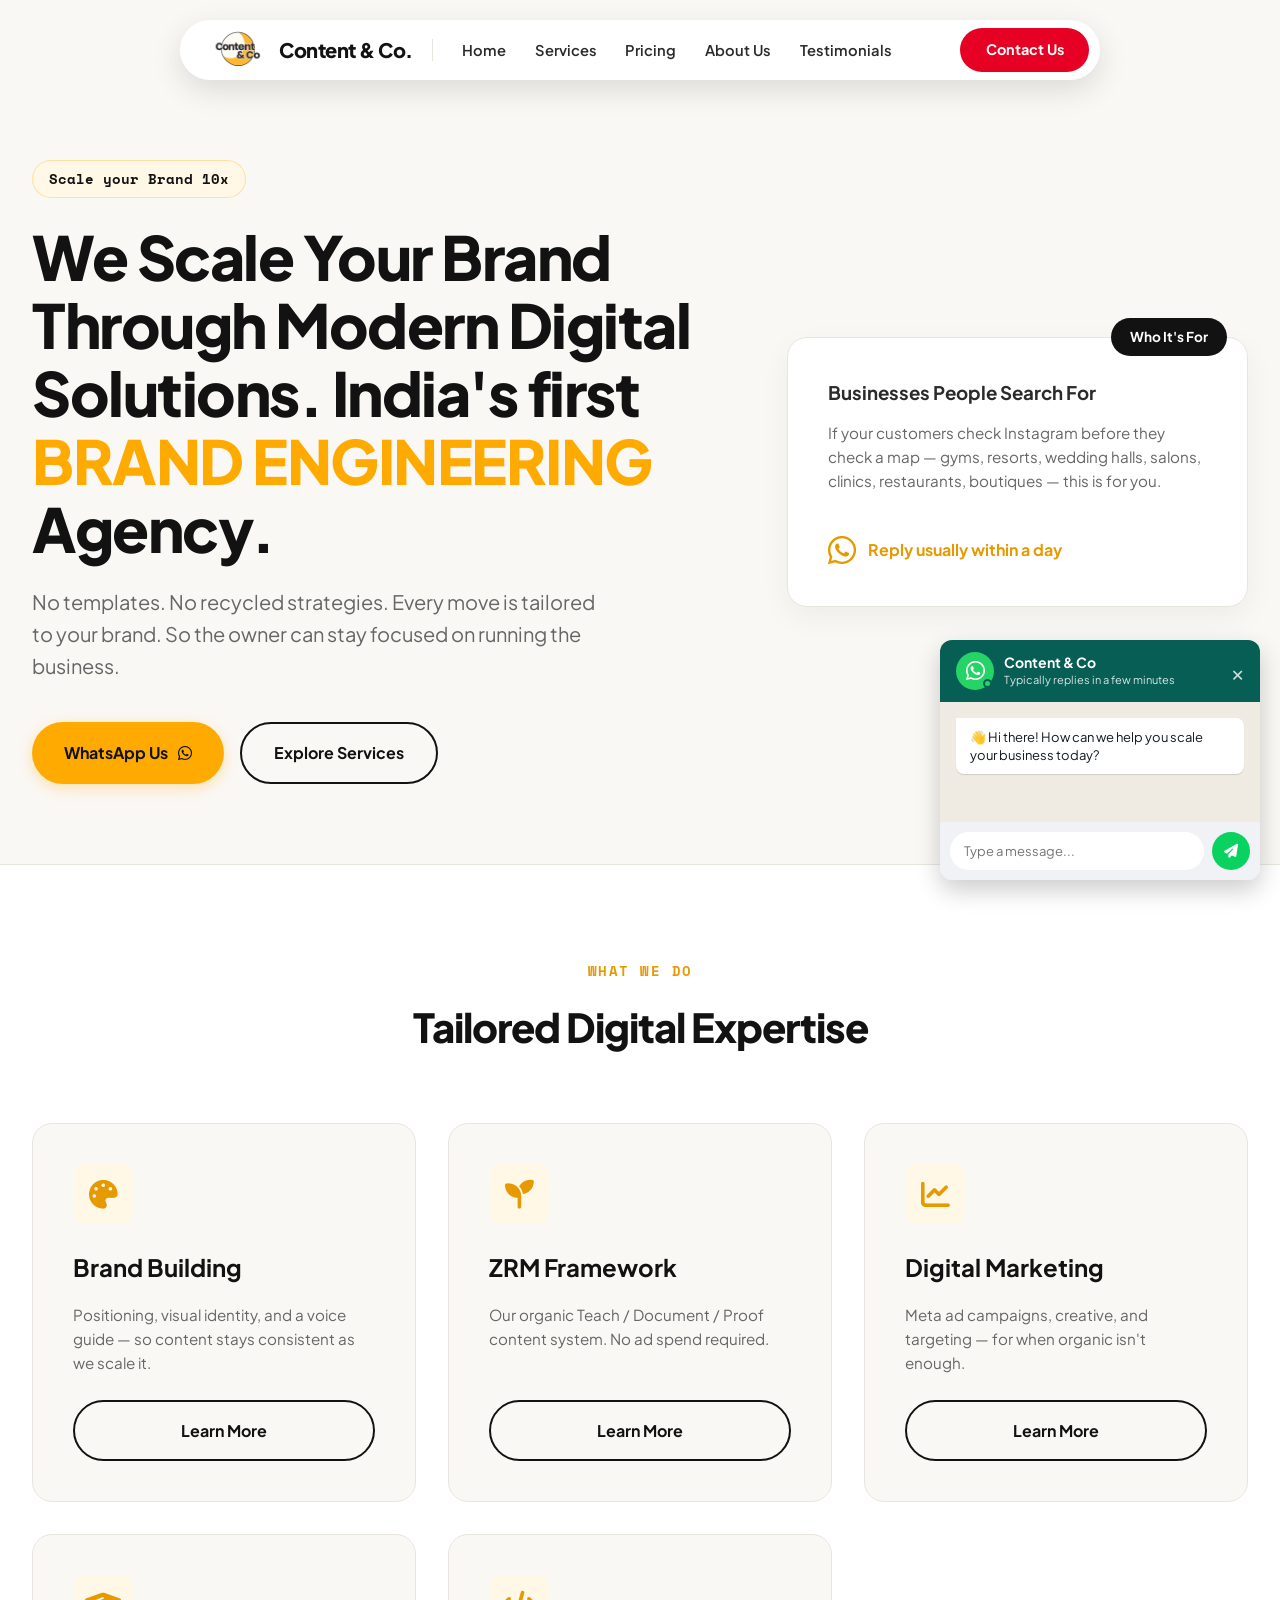
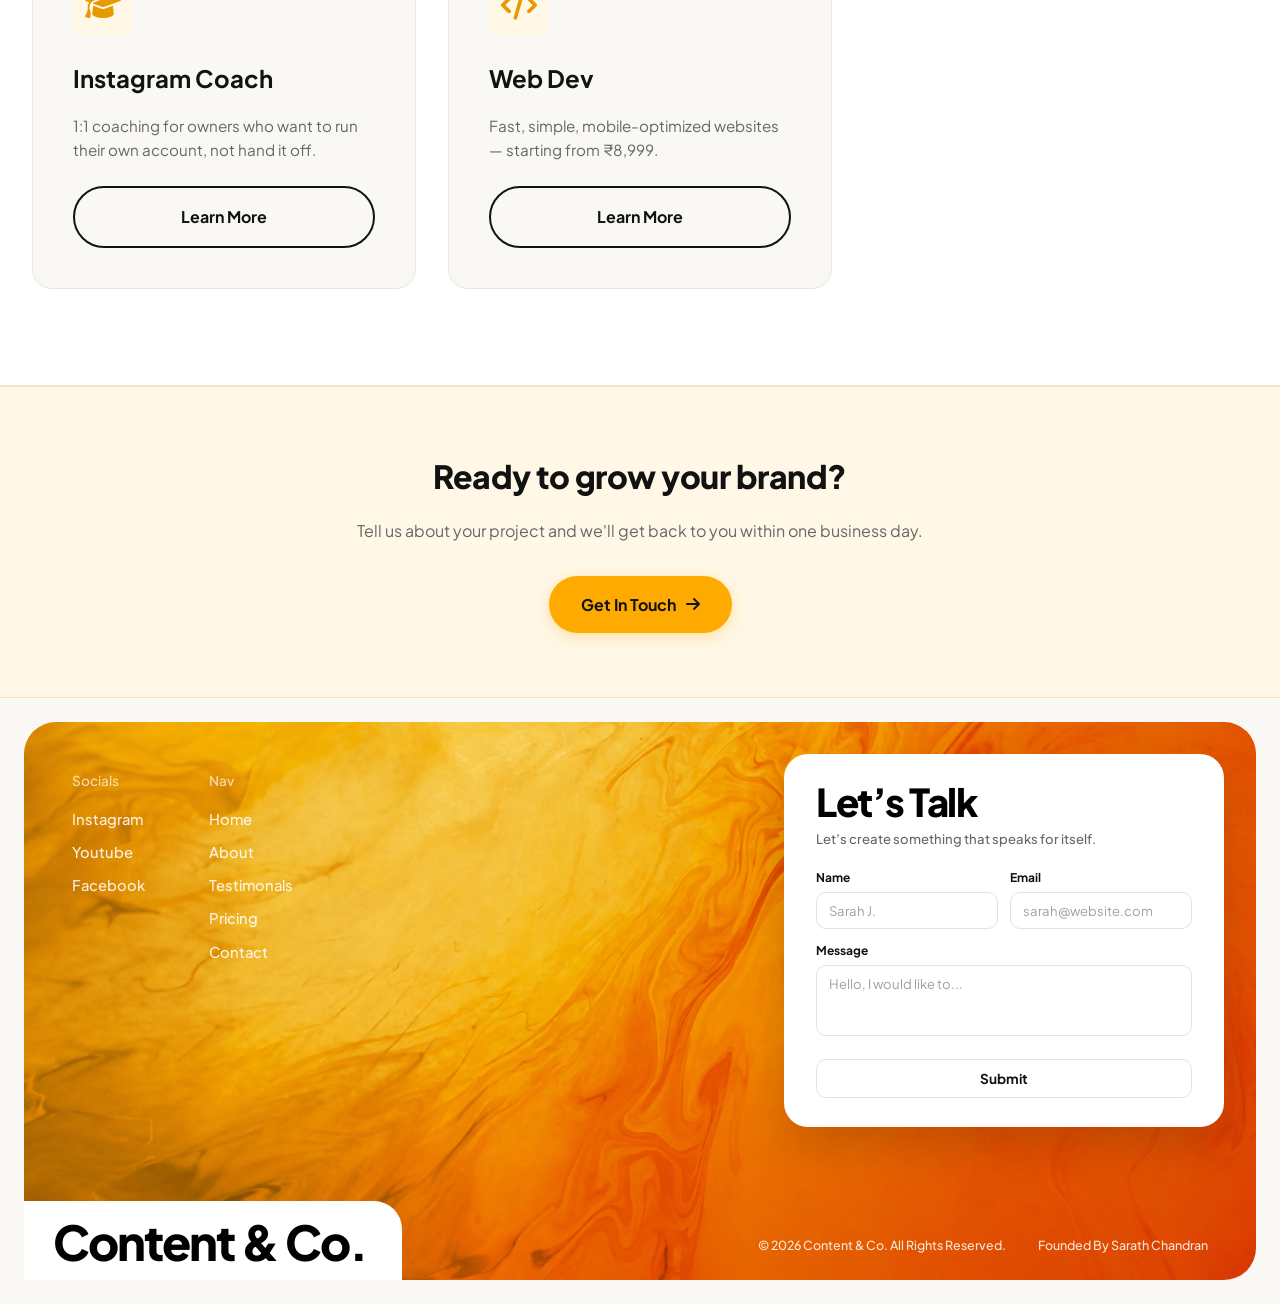
<file: index.html>
<!DOCTYPE html>
<html lang="en">
<head>
    <meta charset="UTF-8">
    <meta name="viewport" content="width=device-width, initial-scale=1.0">
    <meta name="robots" content="index, follow">

    <title>Content & Co | Social Media Marketing Agency in Coimbatore</title>
    <meta name="description" content="Best Social media marketing agency in Coimbatore. Specializing in Instagram, LinkedIn, and content strategy for Coimbatore businesses.">
    <link rel="canonical" href="https://contentandco.in/">

    <!-- Open Graph -->
    <meta property="og:type" content="website">
    <meta property="og:site_name" content="Content & Co">
    <meta property="og:title" content="Content & Co | Digital Marketing Agency in Coimbatore">
    <meta property="og:description" content="Content & Co runs Instagram, LinkedIn, and content strategy for Coimbatore businesses — gyms, resorts, salons, clinics. Brand building, ZRM content, Meta ads, and web dev.">
    <meta property="og:url" content="https://contentandco.in/">
    <meta property="og:image" content="https://contentandco.in/images/logoc.png">
    <meta property="og:locale" content="en_IN">

    <!-- Twitter Card -->
    <meta name="twitter:card" content="summary_large_image">
    <meta name="twitter:title" content="Content & Co | Digital Marketing Agency in Coimbatore">
    <meta name="twitter:description" content="Content & Co runs Instagram, LinkedIn, and content strategy for Coimbatore businesses — gyms, resorts, salons, clinics.">
    <meta name="twitter:image" content="https://contentandco.in/images/logoc.png">

    <!-- Favicons -->
    <link rel="icon" type="image/x-icon" href="images/favicon/favicon.ico">
    <link rel="icon" type="image/png" sizes="32x32" href="images/favicon/favicon-32x32.png">
    <link rel="icon" type="image/png" sizes="16x16" href="images/favicon/favicon-16x16.png">
    <link rel="apple-touch-icon" sizes="180x180" href="images/favicon/apple-touch-icon.png">
    <link rel="manifest" href="/site.webmanifest">
    <meta name="theme-color" content="#FFAA00">

    <link rel="preconnect" href="https://fonts.googleapis.com">
    <link rel="preconnect" href="https://fonts.gstatic.com" crossorigin>
    <link href="https://fonts.googleapis.com/css2?family=Plus+Jakarta+Sans:wght@400;500;600;700;800&family=Space+Mono:wght@400;700&display=swap" rel="stylesheet">
    <link rel="stylesheet" href="https://cdnjs.cloudflare.com/ajax/libs/font-awesome/6.4.0/css/all.min.css">
    <link rel="stylesheet" href="styles.css">

    <!-- Structured data: Organization -->
    <script type="application/ld+json">
    {
      "@context": "https://schema.org",
      "@type": "ProfessionalService",
      "name": "Content & Co",
      "url": "https://contentandco.in/",
      "logo": "https://contentandco.in/images/logoc.png",
      "image": "https://contentandco.in/images/logoc.png",
      "description": "Content & Co is a Coimbatore-based digital marketing agency helping local businesses grow on Instagram and LinkedIn through brand building, the ZRM content framework, Meta ads, Instagram coaching, and web development.",
      "email": "querry.contentandco@gmail.com",
      "telephone": "+919342141898",
      "priceRange": "₹₹",
      "areaServed": {
        "@type": "City",
        "name": "Coimbatore"
      },
      "address": {
        "@type": "PostalAddress",
        "addressLocality": "Coimbatore",
        "addressRegion": "Tamil Nadu",
        "addressCountry": "IN"
      }
    }
    </script>
</head>
<body>

   <header id="site-header">
       
        <div class="nav-container">
        <!-- Brand Logo Area -->
        <a href="index.html" class="logo">
            <img src="images/logoc.png" alt="Content & Co. Logo" class="logo-img">
            <span class="logo-text">Content & Co.</span>
        </a>

        <!-- Vertical Divider (as seen in image) -->
        <div class="nav-divider"></div>

        <button class="mobile-menu-btn" id="menu-btn" aria-label="Toggle Menu">
            <i class="fas fa-bars"></i>
        </button>

        <!-- Navigation Links -->
        <ul class="nav-links" id="nav-links">
    <li><a href="/">Home</a></li>
    <li><a href="/services">Services</a></li>
    <li><a href="/pricing">Pricing</a></li>
    <li><a href="/about">About Us</a></li>
    <li><a href="/testimonials">Testimonials</a></li>
    <!-- Place button inside the dropdown container -->
    <li class="mobile-only-btn"><a href="/contact" class="btn-nav">Contact Us</a></li>
</ul>

        <!-- Action Button -->
        <a href="/contact" class="btn-nav">Contact Us</a>
    </div>

    </header>
    <main>
    <!-- Hero -->
    <section class="hero" id="home">
        <div>
            <span class="hero-tagline" data-load="1">Scale your Brand 10x</span>
            <h1 class="word-reveal">We Scale Your Brand Through Modern Digital Solutions. India's first <span class="brand-engineering">BRAND ENGINEERING</span> Agency.</h1>
            <p data-load="3">No templates. No recycled strategies. Every move is tailored to your brand. So the owner can stay focused on running the business.</p>
            <div class="hero-btns" data-load="4">
                <a href="https://wa.me/919342141898" target="_blank" rel="noopener" class="btn-primary">WhatsApp Us <i class="fab fa-whatsapp"></i></a>
                <a href="/services" class="btn-secondary">Explore Services</a>
            </div>
        </div>
        <div class="hero-card" data-load="5">
            <span class="hero-card-badge">Who It's For</span>
            <h3>Businesses People Search For</h3>
            <p style="margin-top:0.8rem; font-size:0.95rem;">If your customers check Instagram before they check a map — gyms, resorts, wedding halls, salons, clinics, restaurants, boutiques — this is for you.</p>
            <div style="margin-top:1.5rem; display:flex; align-items:center; gap:12px; color:var(--primary-dark); font-weight:700;">
                <i class="fab fa-whatsapp fa-2x"></i> Reply usually within a day
            </div>
        </div>
    </section>

    <!-- Services -->
    <section class="services" id="services">
        <div class="section-header reveal">
            <span class="section-subtitle">What We Do</span>
            <h2 class="section-title">Tailored Digital Expertise</h2>
        </div>
        <div class="services-grid reveal-stagger">
            <div class="service-card">
                <div>
                    <div class="service-icon"><i class="fas fa-palette"></i></div>
                    <h3>Brand Building</h3>
                    <p>Positioning, visual identity, and a voice guide — so content stays consistent as we scale it.</p>
                </div>
                <a href="/services" class="btn-secondary" style="width:100%; justify-content:center;">Learn More</a>
            </div>
            <div class="service-card">
                <div>
                    <div class="service-icon"><i class="fas fa-seedling"></i></div>
                    <h3>ZRM Framework</h3>
                    <p>Our organic Teach / Document / Proof content system. No ad spend required.</p>
                </div>
                <a href="/services" class="btn-secondary" style="width:100%; justify-content:center;">Learn More</a>
            </div>
            <div class="service-card">
                <div>
                    <div class="service-icon"><i class="fas fa-chart-line"></i></div>
                    <h3>Digital Marketing</h3>
                    <p>Meta ad campaigns, creative, and targeting — for when organic isn't enough.</p>
                </div>
                <a href="/services" class="btn-secondary" style="width:100%; justify-content:center;">Learn More</a>
            </div>
            <div class="service-card">
                <div>
                    <div class="service-icon"><i class="fas fa-graduation-cap"></i></div>
                    <h3>Instagram Coach</h3>
                    <p>1:1 coaching for owners who want to run their own account, not hand it off.</p>
                </div>
                <a href="/services" class="btn-secondary" style="width:100%; justify-content:center;">Learn More</a>
            </div>
            <div class="service-card">
                <div>
                    <div class="service-icon"><i class="fas fa-code"></i></div>
                    <h3>Web Dev</h3>
                    <p>Fast, simple, mobile-optimized websites — starting from ₹8,999.</p>
                </div>
                <a href="/services" class="btn-secondary" style="width:100%; justify-content:center;">Learn More</a>
            </div>
        </div>
    </section>

    <!-- CTA Band -->
    <section class="cta-band">
        <div class="reveal">
            <h2>Ready to grow your brand?</h2>
            <p>Tell us about your project and we'll get back to you within one business day.</p>
            <a href="/contact" class="btn-primary">Get In Touch <i class="fas fa-arrow-right"></i></a>
        </div>
    </section>

    <!-- WhatsApp Chat Widget -->
    <div class="wa-widget" id="waWidget">
      <div class="wa-header">
        <div class="wa-profile">
          <div class="wa-avatar">
            <i class="fab fa-whatsapp"></i>
            <span class="wa-online-dot"></span>
          </div>
          <div class="wa-info">
            <span class="wa-name">Content & Co</span>
            <span class="wa-status">Typically replies in a few minutes</span>
          </div>
        </div>
        <button class="wa-close" id="waCloseBtn" aria-label="Close Chat">&times;</button>
      </div>
      <div class="wa-body">
        <div class="wa-message">
          👋 Hi there! How can we help you scale your business today?
        </div>
      </div>
      <form class="wa-footer" id="waForm">
        <input 
          type="text" 
          id="waInput" 
          class="wa-input" 
          placeholder="Type a message..." 
          required 
          autocomplete="off"
        >
        <button type="submit" class="wa-send-btn" aria-label="Send Message">
          <i class="fas fa-paper-plane"></i>
        </button>
      </form>
    </div>
    </main>

     <footer class="custom-footer">
    <div class="footer-wrapper">
        <!-- Top Left Navigation & Socials -->
        <div class="footer-nav-section">
            <div class="footer-col">
                <span class="col-title">Socials</span>
                <a href="#">Instagram</a>
                <a href="#">Youtube</a>
                <a href="#">Facebook</a>
            </div>
            <div class="footer-col">
                <span class="col-title">Nav</span>
                <a href="/">Home</a>
                <a href="/about">About</a>
                <a href="/testimonials">Testimonals</a>
                <a href="/pricing">Pricing</a>
                <a href="/contact">Contact</a>
            </div>
        </div>

        <!-- Right Side Contact Card -->
        <div class="footer-contact-card">
            <h2>Let’s Talk</h2>
            <p class="card-subtitle">Let’s create something that speaks for itself.</p>
            
            <form data-whatsapp-form data-category="Footer Contact Form">
                <div class="form-row">
                    <div class="form-group">
                        <label for="footer-name">Name</label>
                        <input type="text" id="footer-name" class="form-control" placeholder="Sarah J." required>
                    </div>
                    <div class="form-group">
                        <label for="footer-email">Email</label>
                        <input type="email" id="footer-email" class="form-control" placeholder="sarah@website.com" required>
                    </div>
                </div>
                <div class="form-group">
                    <label for="footer-message">Message</label>
                    <textarea id="footer-message" class="form-control" placeholder="Hello, I would like to..." rows="3" required></textarea>
                </div>
                <button type="submit" class="btn-footer-submit">Submit</button>
            </form>
        </div>

        <!-- Bottom Left Inverted Curved Brand Section -->
        <div class="footer-brand-badge">
            <div class="brand-badge-inner">
                <a href="/index" class="brand-logo">
                    <span class="logo-name">Content & Co.</span>
                    
                </a>
            </div>
        </div>

        <!-- Bottom Right Footer Info -->
        <div class="footer-bottom-info">
            <span>© 2026 Content & Co. All Rights Reserved.</span>
            <span>Founded By Sarath Chandran</span>
        </div>
    </div>
</footer>

    <script src="main.js"></script>
</body>
</html>
</file>
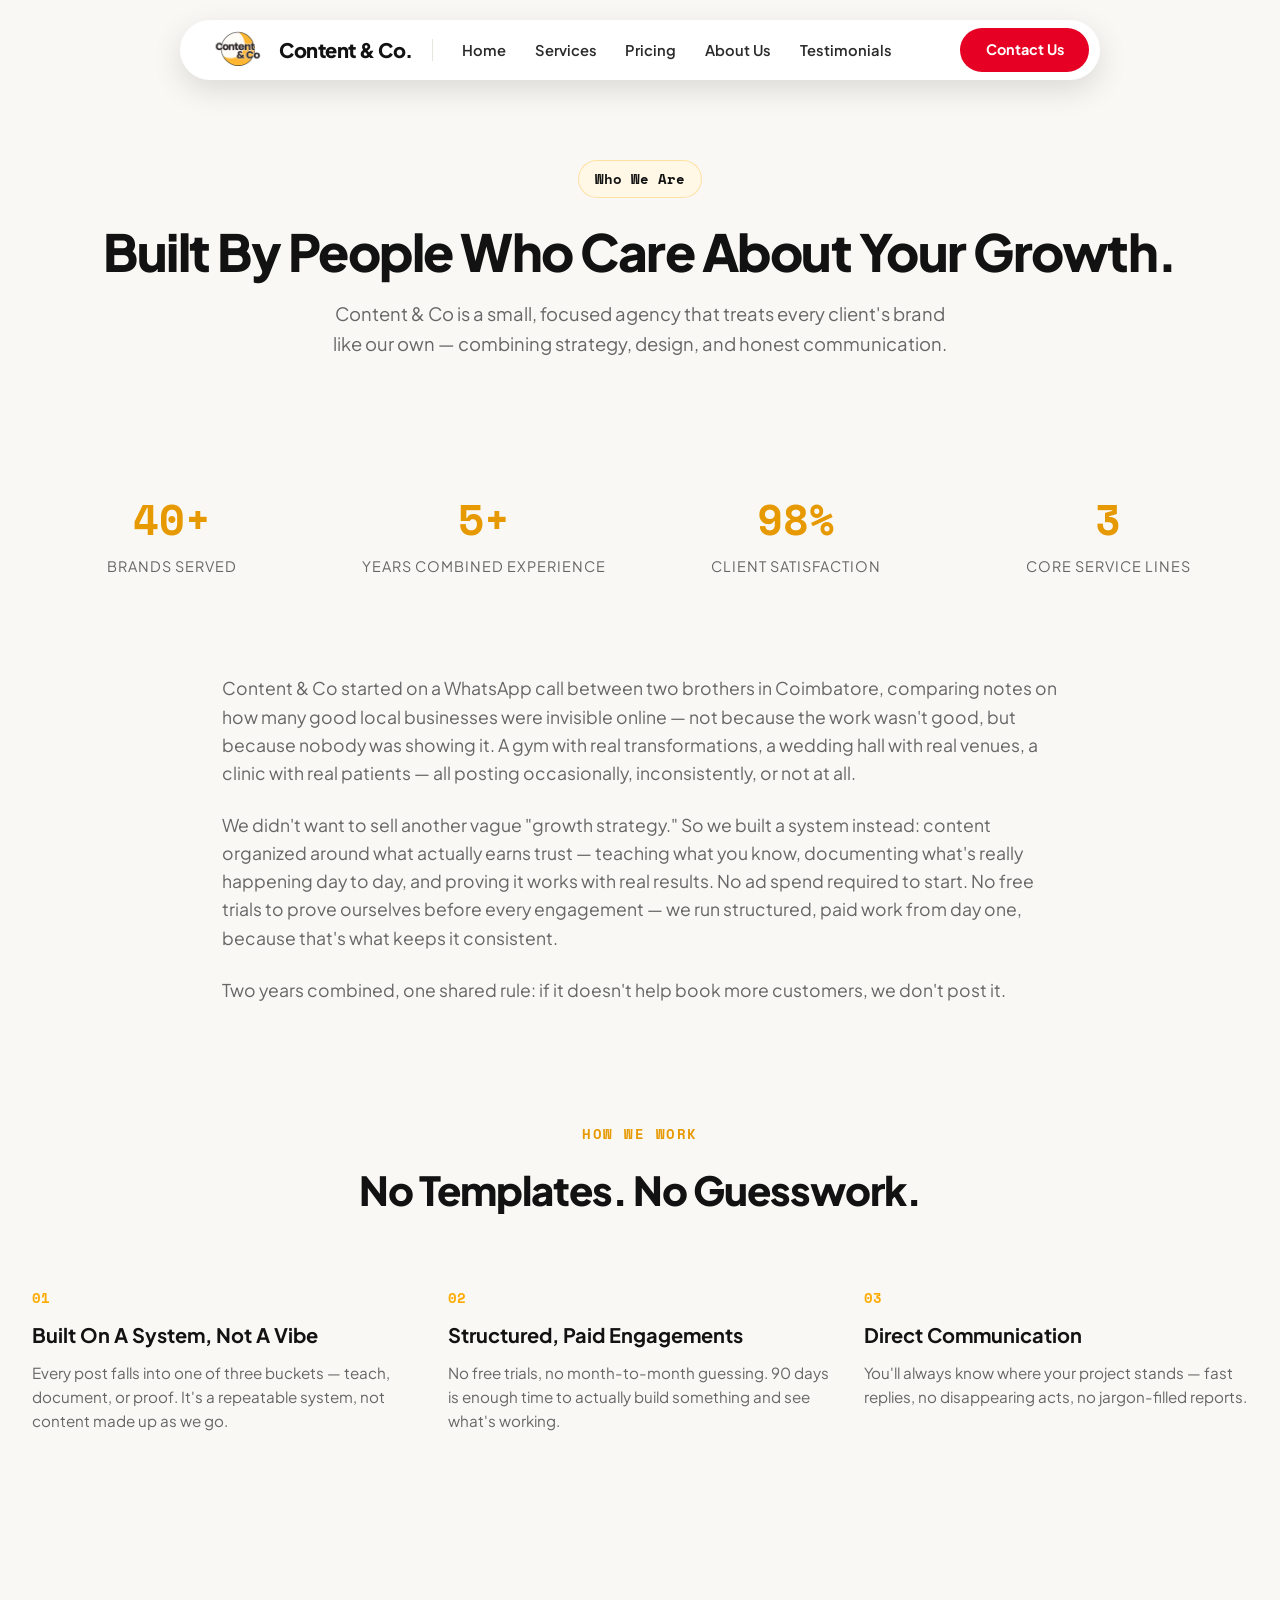
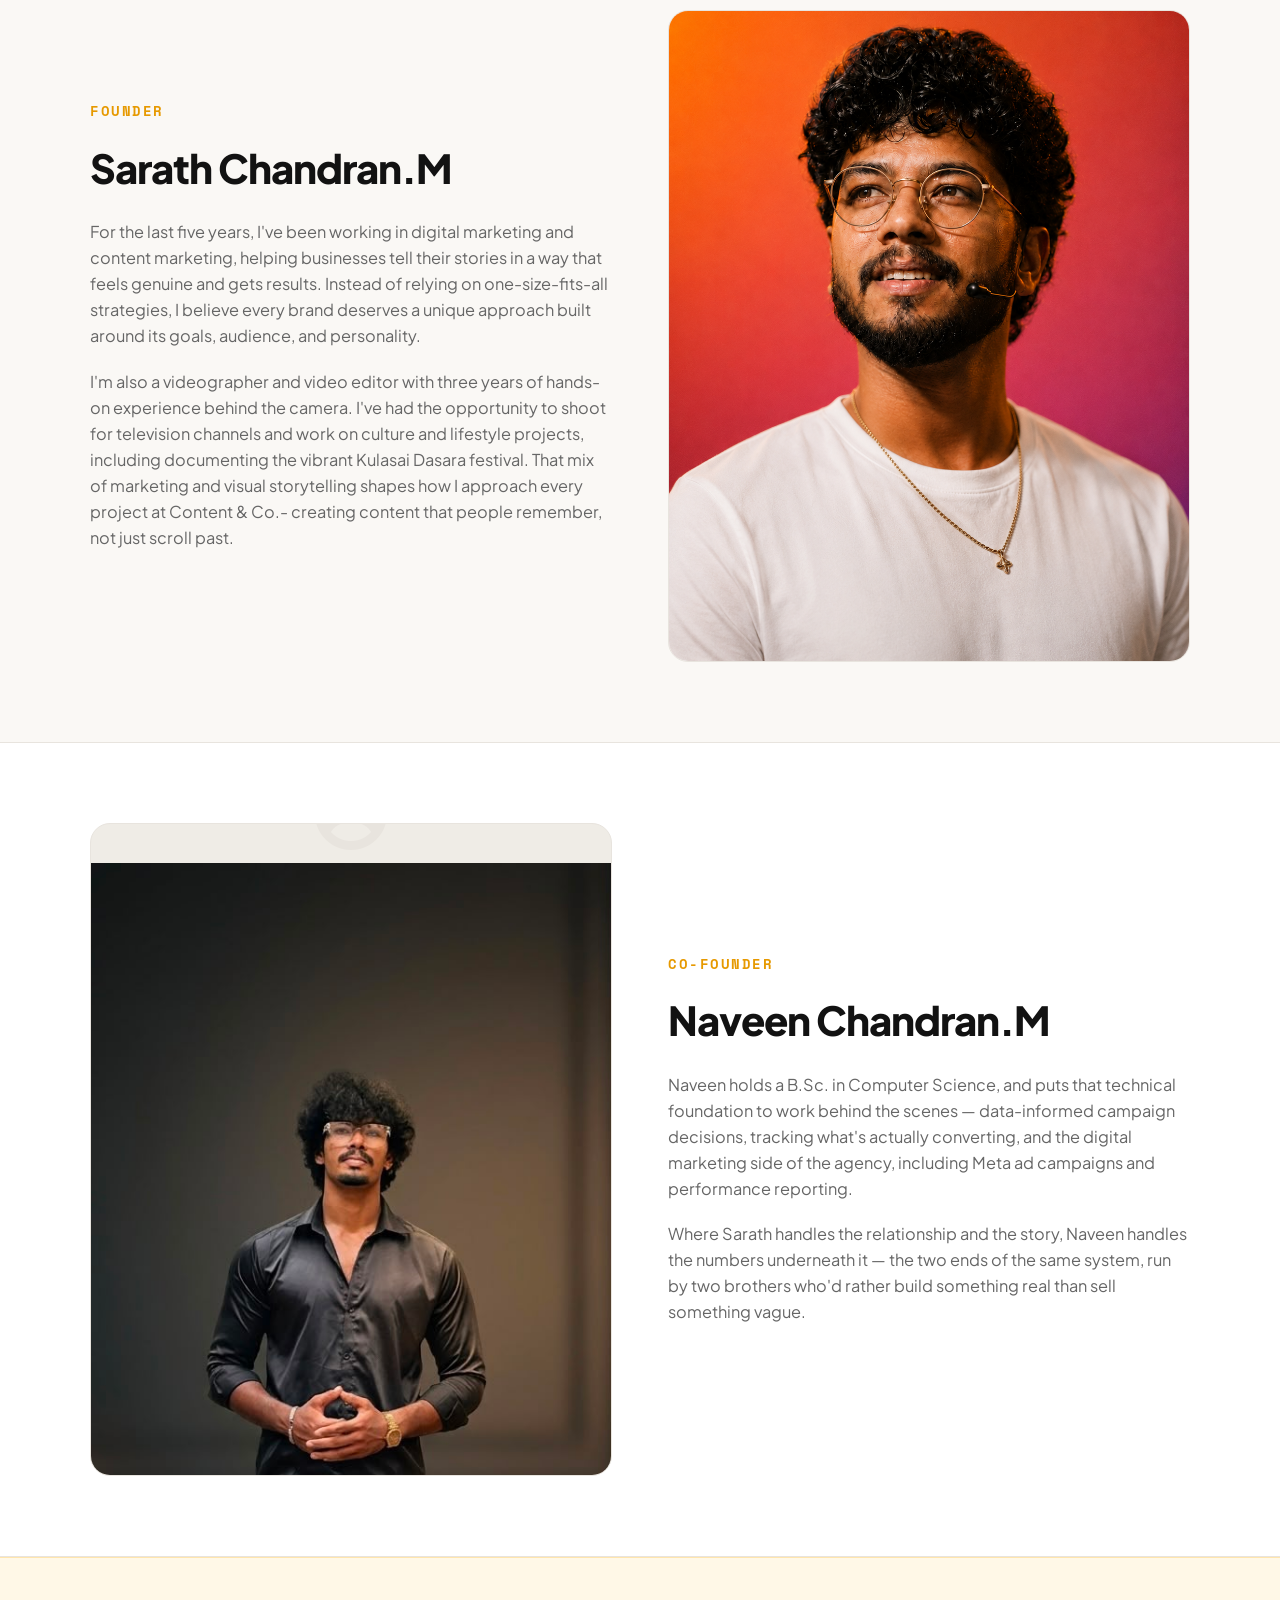
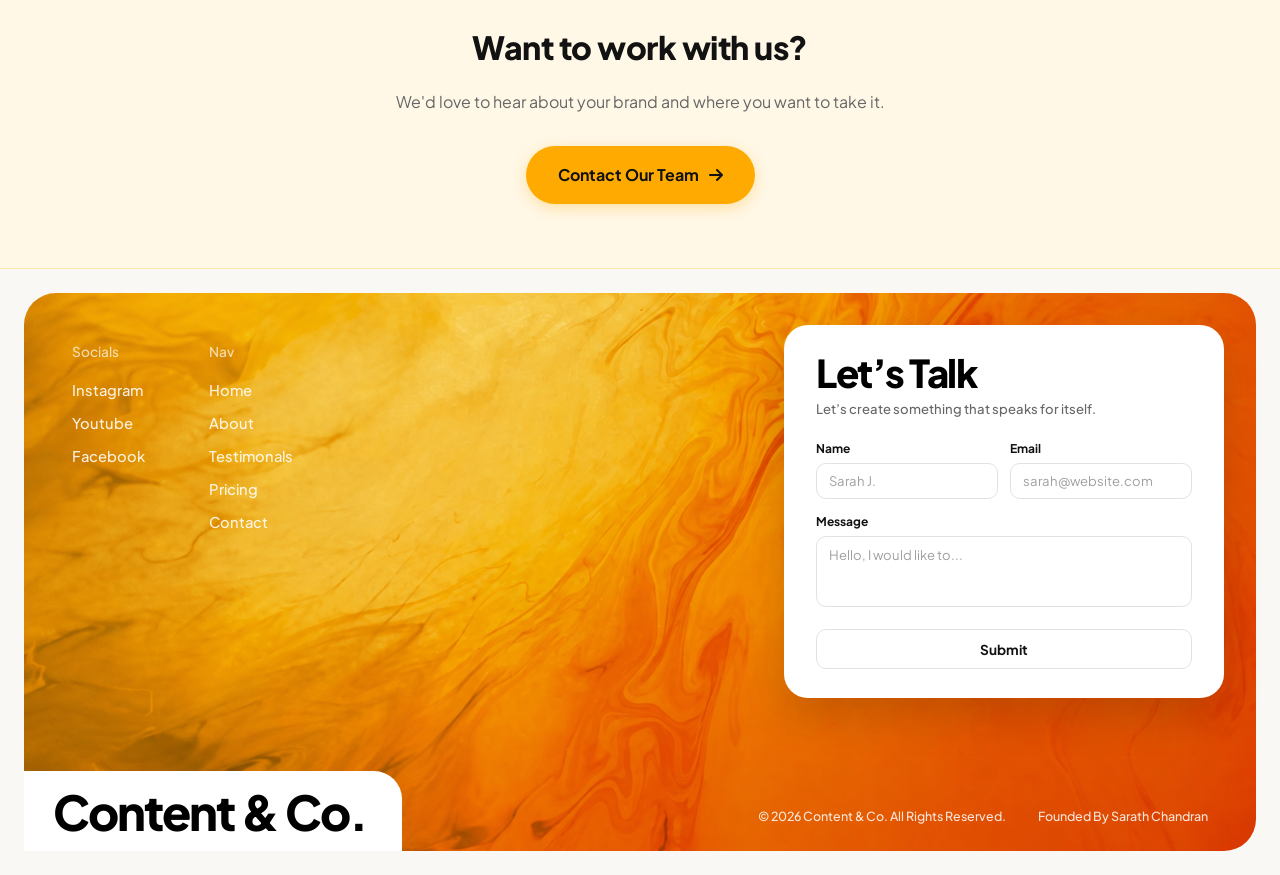
<file: about.html>
<!DOCTYPE html>
<html lang="en">
<head>
    <meta charset="UTF-8">
    <meta name="viewport" content="width=device-width, initial-scale=1.0">
    <meta name="robots" content="index, follow">

    <title>About Us | Digital Marketing Agency in Coimbatore | Content & Co</title>
    <meta name="description" content="Content & Co runs Instagram, LinkedIn, and content strategy for Coimbatore businesses — gyms, resorts, salons, clinics, stores. Brand building, ZRM content, Meta ads, and web dev.">
    <link rel="canonical" href="https://contentandco.in/about">

    <!-- Open Graph -->
    <meta property="og:type" content="website">
    <meta property="og:site_name" content="Content & Co">
    <meta property="og:title" content="About Us | Content & Co | Digital Marketing Agency in Coimbatore">
    <meta property="og:description" content="Content & Co runs Instagram, LinkedIn, and content strategy for Coimbatore businesses — gyms, resorts, salons, clinics. Brand building, ZRM content, Meta ads, and web dev.">
    <meta property="og:url" content="https://contentandco.in/about">
    <meta property="og:image" content="https://contentandco.in/images/logoc.png">
    <meta property="og:locale" content="en_IN">

    <!-- Twitter Card -->
    <meta name="twitter:card" content="summary_large_image">
    <meta name="twitter:title" content="About Us | Content & Co | Digital Marketing Agency in Coimbatore">
    <meta name="twitter:description" content="Content & Co runs Instagram, LinkedIn, and content strategy for Coimbatore businesses — gyms, resorts, salons, clinics.">
    <meta name="twitter:image" content="https://contentandco.in/images/logoc.png">

    <!-- Favicons -->
    <link rel="icon" type="image/x-icon" href="images/favicon/favicon.ico">
    <link rel="icon" type="image/png" sizes="32x32" href="images/favicon/favicon-32x32.png">
    <link rel="icon" type="image/png" sizes="16x16" href="images/favicon/favicon-16x16.png">
    <link rel="apple-touch-icon" sizes="180x180" href="images/favicon/apple-touch-icon.png">
    <link rel="manifest" href="/site.webmanifest">
    <meta name="theme-color" content="#FFAA00">

    <link rel="preconnect" href="https://fonts.googleapis.com">
    <link rel="preconnect" href="https://fonts.gstatic.com" crossorigin>
    <link href="https://fonts.googleapis.com/css2?family=Plus+Jakarta+Sans:wght@400;500;600;700;800&family=Space+Mono:wght@400;700&display=swap" rel="stylesheet">
    <link rel="stylesheet" href="https://cdnjs.cloudflare.com/ajax/libs/font-awesome/6.4.0/css/all.min.css">
    <link rel="stylesheet" href="styles.css">

    <!-- Structured data: Organization -->
    <script type="application/ld+json">
    {
      "@context": "https://schema.org",
      "@type": "ProfessionalService",
      "name": "Content & Co",
      "url": "https://contentandco.in/",
      "logo": "https://contentandco.in/images/logoc.png",
      "image": "https://contentandco.in/images/logoc.png",
      "description": "Content & Co is a Coimbatore-based digital marketing agency helping local businesses grow on Instagram and LinkedIn through brand building, the ZRM content framework, Meta ads, Instagram coaching, and web development.",
      "email": "querry.contentandco@gmail.com",
      "telephone": "+919342141898",
      "priceRange": "₹₹",
      "areaServed": {
        "@type": "City",
        "name": "Coimbatore"
      },
      "address": {
        "@type": "PostalAddress",
        "addressLocality": "Coimbatore",
        "addressRegion": "Tamil Nadu",
        "addressCountry": "IN"
      }
    }
    </script>
</head>
<body>

    <header id="site-header">
       
        <div class="nav-container">
        <!-- Brand Logo Area -->
        <a href="index.html" class="logo">
            <img src="images/logoc.png" alt="Content & Co. Logo" class="logo-img">
            <span class="logo-text">Content & Co.</span>
        </a>

        <!-- Vertical Divider (as seen in image) -->
        <div class="nav-divider"></div>

        <button class="mobile-menu-btn" id="menu-btn" aria-label="Toggle Menu">
            <i class="fas fa-bars"></i>
        </button>

         <!-- Navigation Links -->
        <ul class="nav-links" id="nav-links">
    <li><a href="/">Home</a></li>
    <li><a href="/services">Services</a></li>
    <li><a href="/pricing">Pricing</a></li>
    <li><a href="/about">About Us</a></li>
    <li><a href="/testimonials">Testimonials</a></li>
    <!-- Place button inside the dropdown container -->
    <li class="mobile-only-btn"><a href="/contact" class="btn-nav">Contact Us</a></li>
</ul>

        <!-- Action Button -->
        <a href="/contact" class="btn-nav">Contact Us</a>
    </div>

    </header>

    <!-- Page Hero -->
    <section class="page-hero">
        <span class="hero-tagline" data-load="1">Who We Are</span>
        <h1 class="word-reveal">Built By People Who Care About Your Growth.</h1>
        <p data-load="3">Content & Co is a small, focused agency that treats every client's brand like our own — combining strategy, design, and honest communication.</p>
    </section>

    <!-- Stats -->
    <section class="stats reveal-stagger">
        <div class="stat-item">
            <span class="stat-num">40+</span>
            <span class="stat-label">Brands Served</span>
        </div>
        <div class="stat-item">
            <span class="stat-num">5+</span>
            <span class="stat-label">Years Combined Experience</span>
        </div>
        <div class="stat-item">
            <span class="stat-num">98%</span>
            <span class="stat-label">Client Satisfaction</span>
        </div>
        <div class="stat-item">
            <span class="stat-num">3</span>
            <span class="stat-label">Core Service Lines</span>
        </div>
    </section>

    <!-- Story -->
    <section class="story reveal">
        <p>Content & Co started on a WhatsApp call between two brothers in Coimbatore, comparing notes on how many good local businesses were invisible online — not because the work wasn't good, but because nobody was showing it. A gym with real transformations, a wedding hall with real venues, a clinic with real patients — all posting occasionally, inconsistently, or not at all.</p>
        <p>We didn't want to sell another vague "growth strategy." So we built a system instead: content organized around what actually earns trust — teaching what you know, documenting what's really happening day to day, and proving it works with real results. No ad spend required to start. No free trials to prove ourselves before every engagement — we run structured, paid work from day one, because that's what keeps it consistent.</p>
        <p>Two years combined, one shared rule: if it doesn't help book more customers, we don't post it.</p>
    </section>

    <!-- Values -->
    <section class="values">
        <div class="section-header reveal">
            <span class="section-subtitle">How We Work</span>
            <h2 class="section-title">No Templates. No Guesswork.</h2>
        </div>
        <div class="values-grid reveal-stagger">
            <div class="value-card">
                <span class="value-num">01</span>
                <h3>Built On A System, Not A Vibe</h3>
                <p>Every post falls into one of three buckets — teach, document, or proof. It's a repeatable system, not content made up as we go.</p>
            </div>
            <div class="value-card">
                <span class="value-num">02</span>
                <h3>Structured, Paid Engagements</h3>
                <p>No free trials, no month-to-month guessing. 90 days is enough time to actually build something and see what's working.</p>
            </div>
            <div class="value-card">
                <span class="value-num">03</span>
                <h3>Direct Communication</h3>
                <p>You'll always know where your project stands — fast replies, no disappearing acts, no jargon-filled reports.</p>
            </div>
        </div>
    </section>

    <!-- Founder -->
    <section class="founder-section reveal">
      <div class="founder-inner">
        <div class="founder-text">
            <span class="section-subtitle">Founder</span>
            <h2 class="section-title" style="margin-bottom:1.2rem;">Sarath Chandran.M</h2>
            <p>For the last five years, I've been working in digital marketing and content marketing, helping businesses tell their stories in a way that feels genuine and gets results. Instead of relying on one-size-fits-all strategies, I believe every brand deserves a unique approach built around its goals, audience, and personality.</p>
            <p>I'm also a videographer and video editor with three years of hands-on experience behind the camera. I've had the opportunity to shoot for television channels and work on culture and lifestyle projects, including documenting the vibrant Kulasai Dasara festival. That mix of marketing and visual storytelling shapes how I approach every project at Content & Co.- creating content that people remember, not just scroll past.</p>
        </div>
        <div class="founder-photo">
            <div class="member-placeholder">
                <img src="images/sarath.png" alt="Sarath Chandran.M">
            </div>
        </div>
      </div>
    </section>

    <!-- Co-Founder -->
    <section class="founder-section founder-section-alt reveal">
      <div class="founder-inner">
        <div class="founder-photo">
            <div class="member-placeholder">
                <i class="fas fa-user-circle"></i>
                 <img src="images/Naveen.jpeg" alt="Naveen Chandran.M">
            </div>
        </div>
        <div class="founder-text">
            <span class="section-subtitle">Co-Founder</span>
            <h2 class="section-title" style="margin-bottom:1.2rem;">Naveen Chandran.M</h2>
            <p>Naveen holds a B.Sc. in Computer Science, and puts that technical foundation to work behind the scenes — data-informed campaign decisions, tracking what's actually converting, and the digital marketing side of the agency, including Meta ad campaigns and performance reporting.</p>
            <p>Where Sarath handles the relationship and the story, Naveen handles the numbers underneath it — the two ends of the same system, run by two brothers who'd rather build something real than sell something vague.</p>
        </div>
      </div>
    </section>

    <!-- CTA Band -->
    <section class="cta-band">
        <div class="reveal">
            <h2>Want to work with us?</h2>
            <p>We'd love to hear about your brand and where you want to take it.</p>
            <a href="/contact" class="btn-primary">Contact Our Team <i class="fas fa-arrow-right"></i></a>
        </div>
    </section>

    <footer class="custom-footer">
    <div class="footer-wrapper">
        <!-- Top Left Navigation & Socials -->
        <div class="footer-nav-section">
            <div class="footer-col">
                <span class="col-title">Socials</span>
                <a href="#">Instagram</a>
                <a href="#">Youtube</a>
                <a href="#">Facebook</a>
            </div>
            <div class="footer-col">
                <span class="col-title">Nav</span>
                <a href="/">Home</a>
                <a href="/about">About</a>
                <a href="/testimonials">Testimonals</a>
                <a href="/pricing">Pricing</a>
                <a href="/contact">Contact</a>
            </div>
        </div>

        <!-- Right Side Contact Card -->
        <div class="footer-contact-card">
            <h2>Let’s Talk</h2>
            <p class="card-subtitle">Let’s create something that speaks for itself.</p>
            
            <form data-whatsapp-form data-category="Footer Contact Form">
                <div class="form-row">
                    <div class="form-group">
                        <label for="footer-name">Name</label>
                        <input type="text" id="footer-name" class="form-control" placeholder="Sarah J." required>
                    </div>
                    <div class="form-group">
                        <label for="footer-email">Email</label>
                        <input type="email" id="footer-email" class="form-control" placeholder="sarah@website.com" required>
                    </div>
                </div>
                <div class="form-group">
                    <label for="footer-message">Message</label>
                    <textarea id="footer-message" class="form-control" placeholder="Hello, I would like to..." rows="3" required></textarea>
                </div>
                <button type="submit" class="btn-footer-submit">Submit</button>
            </form>
        </div>

        <!-- Bottom Left Inverted Curved Brand Section -->
        <div class="footer-brand-badge">
            <div class="brand-badge-inner">
                <a href="/index" class="brand-logo">
                    <span class="logo-name">Content & Co.</span>
                    
                </a>
            </div>
        </div>

        <!-- Bottom Right Footer Info -->
        <div class="footer-bottom-info">
            <span>© 2026 Content & Co. All Rights Reserved.</span>
            <span>Founded By Sarath Chandran</span>
        </div>
    </div>
</footer>
    <script src="main.js"></script>
</body>
</html>
</file>
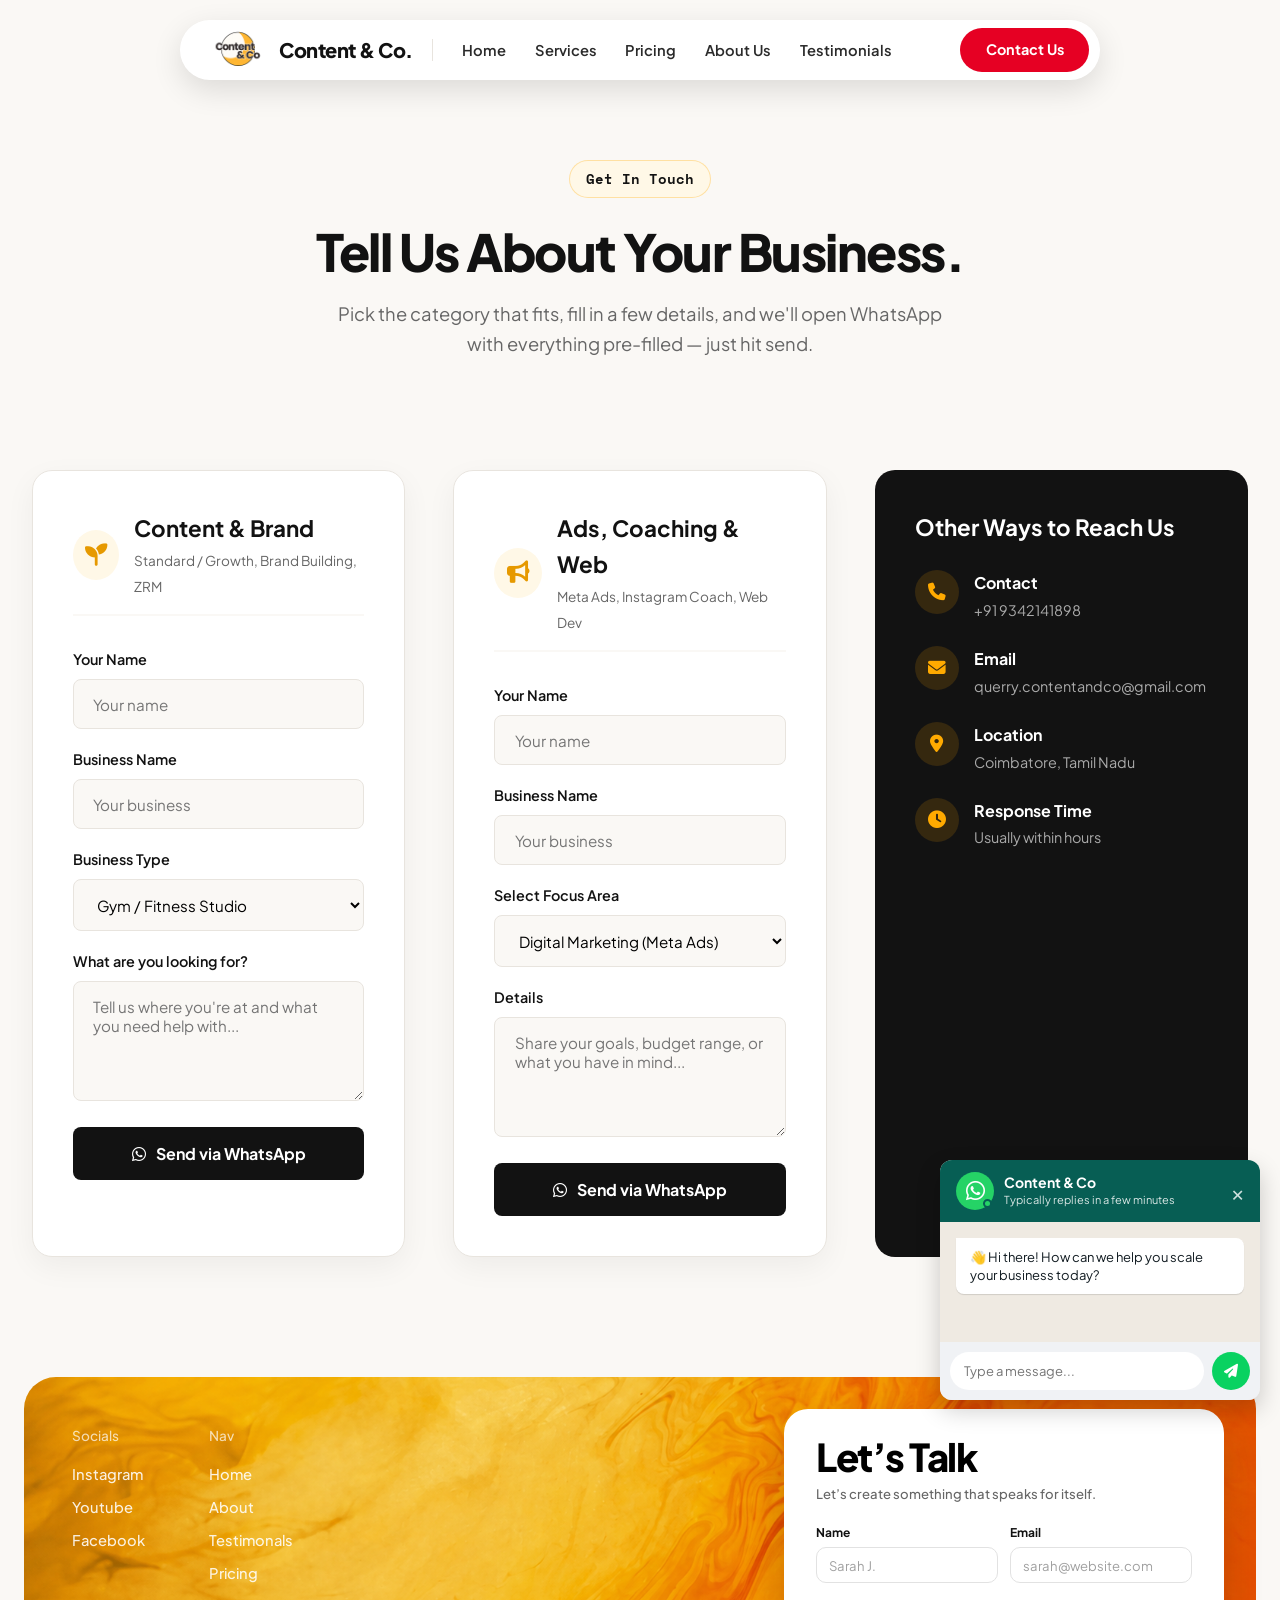
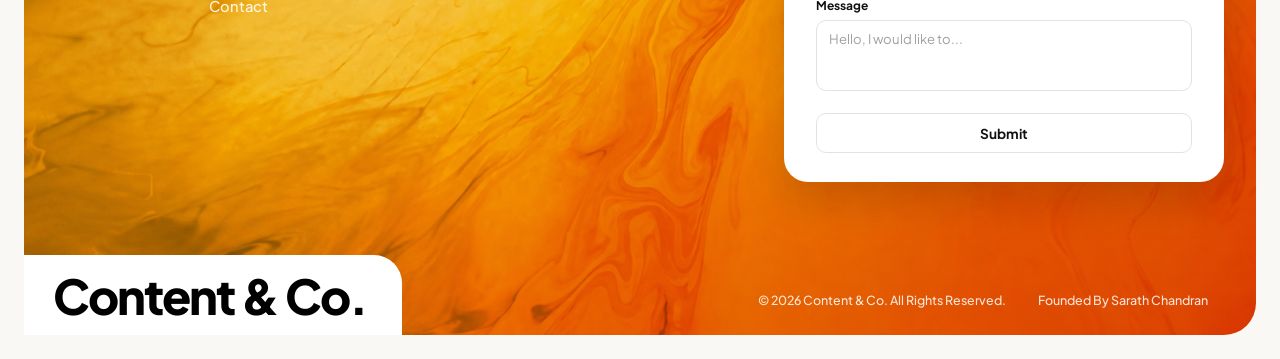
<file: contact.html>
<!DOCTYPE html>
<html lang="en">
<head>
    <meta charset="UTF-8">
    <meta name="viewport" content="width=device-width, initial-scale=1.0">
    <meta name="robots" content="index, follow">

    <title>Contact | Brand Building | Content, Ads & Web Dev | Content & Co</title>
    <meta name="description" content="Content & Co runs Instagram, LinkedIn, and content strategy for Coimbatore businesses — gyms, resorts, salons, clinics, stores. Brand building, ZRM content, Meta ads, and web dev.">
    <link rel="canonical" href="https://contentandco.in/contact">

    <!-- Open Graph -->
    <meta property="og:type" content="website">
    <meta property="og:site_name" content="Content & Co">
    <meta property="og:title" content="Contact Us | Content & Co | Digital Marketing Agency in Coimbatore">
    <meta property="og:description" content="Content & Co runs Instagram, LinkedIn, and content strategy for Coimbatore businesses — gyms, resorts, salons, clinics. Brand building, ZRM content, Meta ads, and web dev.">
    <meta property="og:url" content="https://contentandco.in/contact">
    <meta property="og:image" content="https://contentandco.in/images/logoc.png">
    <meta property="og:locale" content="en_IN">

    <!-- Twitter Card -->
    <meta name="twitter:card" content="summary_large_image">
    <meta name="twitter:title" content="Contact Us | Content & Co | Digital Marketing Agency in Coimbatore">
    <meta name="twitter:description" content="Content & Co runs Instagram, LinkedIn, and content strategy for Coimbatore businesses — gyms, resorts, salons, clinics.">
    <meta name="twitter:image" content="https://contentandco.in/images/logoc.png">

    <!-- Favicons -->
    <link rel="icon" type="image/x-icon" href="images/favicon/favicon.ico">
    <link rel="icon" type="image/png" sizes="32x32" href="images/favicon/favicon-32x32.png">
    <link rel="icon" type="image/png" sizes="16x16" href="images/favicon/favicon-16x16.png">
    <link rel="apple-touch-icon" sizes="180x180" href="images/favicon/apple-touch-icon.png">
    <link rel="manifest" href="/site.webmanifest">
    <meta name="theme-color" content="#FFAA00">

    <link rel="preconnect" href="https://fonts.googleapis.com">
    <link rel="preconnect" href="https://fonts.gstatic.com" crossorigin>
    <link href="https://fonts.googleapis.com/css2?family=Plus+Jakarta+Sans:wght@400;500;600;700;800&family=Space+Mono:wght@400;700&display=swap" rel="stylesheet">
    <link rel="stylesheet" href="https://cdnjs.cloudflare.com/ajax/libs/font-awesome/6.4.0/css/all.min.css">
    <link rel="stylesheet" href="styles.css">

    <!-- Structured data: Organization -->
    <script type="application/ld+json">
    {
      "@context": "https://schema.org",
      "@type": "ProfessionalService",
      "name": "Content & Co",
      "url": "https://contentandco.in/",
      "logo": "https://contentandco.in/images/logoc.png",
      "image": "https://contentandco.in/images/logoc.png",
      "description": "Content & Co is a Coimbatore-based digital marketing agency helping local businesses grow on Instagram and LinkedIn through brand building, the ZRM content framework, Meta ads, Instagram coaching, and web development.",
      "email": "querry.contentandco@gmail.com",
      "telephone": "+919342141898",
      "priceRange": "₹₹",
      "areaServed": {
        "@type": "City",
        "name": "Coimbatore"
      },
      "address": {
        "@type": "PostalAddress",
        "addressLocality": "Coimbatore",
        "addressRegion": "Tamil Nadu",
        "addressCountry": "IN"
      }
    }
    </script>
</head>
<body>

    <header id="site-header">
       
        <div class="nav-container">
        <!-- Brand Logo Area -->
        <a href="index.html" class="logo">
            <img src="images/logoc.png" alt="Content & Co. Logo" class="logo-img">
            <span class="logo-text">Content & Co.</span>
        </a>

        <!-- Vertical Divider (as seen in image) -->
        <div class="nav-divider"></div>

        <button class="mobile-menu-btn" id="menu-btn" aria-label="Toggle Menu">
            <i class="fas fa-bars"></i>
        </button>

         <!-- Navigation Links -->
        <ul class="nav-links" id="nav-links">
    <li><a href="/">Home</a></li>
    <li><a href="/services">Services</a></li>
    <li><a href="/pricing">Pricing</a></li>
    <li><a href="/about">About Us</a></li>
    <li><a href="/testimonials">Testimonials</a></li>
    <!-- Place button inside the dropdown container -->
    <li class="mobile-only-btn"><a href="/contact" class="btn-nav">Contact Us</a></li>
</ul>

        <!-- Action Button -->
        <a href="/contact" class="btn-nav">Contact Us</a>
    </div>

    </header>

    <!-- Page Hero -->
    <section class="page-hero">
        <span class="hero-tagline" data-load="1">Get In Touch</span>
        <h1 class="word-reveal">Tell Us About Your Business.</h1>
        <p data-load="3">Pick the category that fits, fill in a few details, and we'll open WhatsApp with everything pre-filled — just hit send.</p>
    </section>

    <section class="contact-section">
        <div class="contact-container-grid">
            <!-- Content & Brand -->
            <div class="contact-box reveal" id="contact-content">
                <div class="contact-box-header">
                    <i class="fas fa-seedling"></i>
                    <div>
                        <h3>Content & Brand</h3>
                        <span style="font-size:0.85rem; color:var(--text-muted);">Standard / Growth, Brand Building, ZRM</span>
                    </div>
                </div>
                <form data-whatsapp-form data-category="Content & Brand">
                    <div class="form-group">
                        <label>Your Name</label>
                        <input type="text" class="form-control" placeholder="Your name" required>
                    </div>
                    <div class="form-group">
                        <label>Business Name</label>
                        <input type="text" class="form-control" placeholder="Your business" required>
                    </div>
                    <div class="form-group">
                        <label>Business Type</label>
                        <select class="form-control">
                            <option>Gym / Fitness Studio</option>
                            <option>Resort / Wedding Hall</option>
                            <option>Salon / Clinic</option>
                            <option>Restaurant / Boutique</option>
                            <option>Other</option>
                        </select>
                    </div>
                    <div class="form-group">
                        <label>What are you looking for?</label>
                        <textarea class="form-control" placeholder="Tell us where you're at and what you need help with..." required></textarea>
                    </div>
                    <button type="submit" class="btn-submit">
                        <i class="fab fa-whatsapp"></i> Send via WhatsApp
                    </button>
                </form>
            </div>

            <!-- Ads, Coaching & Web -->
            <div class="contact-box reveal" id="contact-addon">
                <div class="contact-box-header">
                    <i class="fas fa-bullhorn"></i>
                    <div>
                        <h3>Ads, Coaching & Web</h3>
                        <span style="font-size:0.85rem; color:var(--text-muted);">Meta Ads, Instagram Coach, Web Dev</span>
                    </div>
                </div>
                <form data-whatsapp-form data-category="Ads, Coaching & Web">
                    <div class="form-group">
                        <label>Your Name</label>
                        <input type="text" class="form-control" placeholder="Your name" required>
                    </div>
                    <div class="form-group">
                        <label>Business Name</label>
                        <input type="text" class="form-control" placeholder="Your business" required>
                    </div>
                    <div class="form-group">
                        <label>Select Focus Area</label>
                        <select class="form-control">
                            <option>Digital Marketing (Meta Ads)</option>
                            <option>Instagram Coach</option>
                            <option>Web Dev</option>
                            <option>Not sure yet</option>
                        </select>
                    </div>
                    <div class="form-group">
                        <label>Details</label>
                        <textarea class="form-control" placeholder="Share your goals, budget range, or what you have in mind..." required></textarea>
                    </div>
                    <button type="submit" class="btn-submit">
                        <i class="fab fa-whatsapp"></i> Send via WhatsApp
                    </button>
                </form>
            </div>

            <!-- Direct info box -->
            <div class="contact-info-box reveal">
                <h3>Other Ways to Reach Us</h3>
                <div class="contact-info-row">
                    <i class="fa fa-phone"></i>
                    <div>
                        <h4>Contact</h4>
                        <p>+91 9342141898</p>
                    </div>
                </div>
                <div class="contact-info-row">
                    <i class="fas fa-envelope"></i>
                    <div>
                        <h4>Email</h4>
                        <p>querry.contentandco@gmail.com</p>
                    </div>
                </div>
                <div class="contact-info-row">
                    <i class="fas fa-map-marker-alt"></i>
                    <div>
                        <h4>Location</h4>
                        <p>Coimbatore, Tamil Nadu</p>
                    </div>
                </div>
                <div class="contact-info-row">
                    <i class="fas fa-clock"></i>
                    <div>
                        <h4>Response Time</h4>
                        <p>Usually within hours</p>
                    </div>
                </div>
            </div>
        </div>
    </section>

    <!-- WhatsApp Chat Widget -->
    <div class="wa-widget" id="waWidget">
      <div class="wa-header">
        <div class="wa-profile">
          <div class="wa-avatar">
            <i class="fab fa-whatsapp"></i>
            <span class="wa-online-dot"></span>
          </div>
          <div class="wa-info">
            <span class="wa-name">Content & Co</span>
            <span class="wa-status">Typically replies in a few minutes</span>
          </div>
        </div>
        <button class="wa-close" id="waCloseBtn" aria-label="Close Chat">&times;</button>
      </div>
      <div class="wa-body">
        <div class="wa-message">
          👋 Hi there! How can we help you scale your business today?
        </div>
      </div>
      <form class="wa-footer" id="waForm">
        <input 
          type="text" 
          id="waInput" 
          class="wa-input" 
          placeholder="Type a message..." 
          required 
          autocomplete="off"
        >
        <button type="submit" class="wa-send-btn" aria-label="Send Message">
          <i class="fas fa-paper-plane"></i>
        </button>
      </form>
    </div>

     <footer class="custom-footer">
    <div class="footer-wrapper">
        <!-- Top Left Navigation & Socials -->
        <div class="footer-nav-section">
            <div class="footer-col">
                <span class="col-title">Socials</span>
                <a href="#">Instagram</a>
                <a href="#">Youtube</a>
                <a href="#">Facebook</a>
            </div>
            <div class="footer-col">
                <span class="col-title">Nav</span>
                <a href="/">Home</a>
                <a href="/about">About</a>
                <a href="/testimonials">Testimonals</a>
                <a href="/pricing">Pricing</a>
                <a href="/contact">Contact</a>
            </div>
        </div>

        <!-- Right Side Contact Card -->
        <div class="footer-contact-card">
            <h2>Let’s Talk</h2>
            <p class="card-subtitle">Let’s create something that speaks for itself.</p>
            
            <form data-whatsapp-form data-category="Footer Contact Form">
                <div class="form-row">
                    <div class="form-group">
                        <label for="footer-name">Name</label>
                        <input type="text" id="footer-name" class="form-control" placeholder="Sarah J." required>
                    </div>
                    <div class="form-group">
                        <label for="footer-email">Email</label>
                        <input type="email" id="footer-email" class="form-control" placeholder="sarah@website.com" required>
                    </div>
                </div>
                <div class="form-group">
                    <label for="footer-message">Message</label>
                    <textarea id="footer-message" class="form-control" placeholder="Hello, I would like to..." rows="3" required></textarea>
                </div>
                <button type="submit" class="btn-footer-submit">Submit</button>
            </form>
        </div>

        <!-- Bottom Left Inverted Curved Brand Section -->
        <div class="footer-brand-badge">
            <div class="brand-badge-inner">
                <a href="/index" class="brand-logo">
                    <span class="logo-name">Content & Co.</span>
                    
                </a>
            </div>
        </div>

        <!-- Bottom Right Footer Info -->
        <div class="footer-bottom-info">
            <span>© 2026 Content & Co. All Rights Reserved.</span>
            <span>Founded By Sarath Chandran</span>
        </div>
    </div>
</footer>

    <script src="main.js"></script>
</body>
</html>
</file>
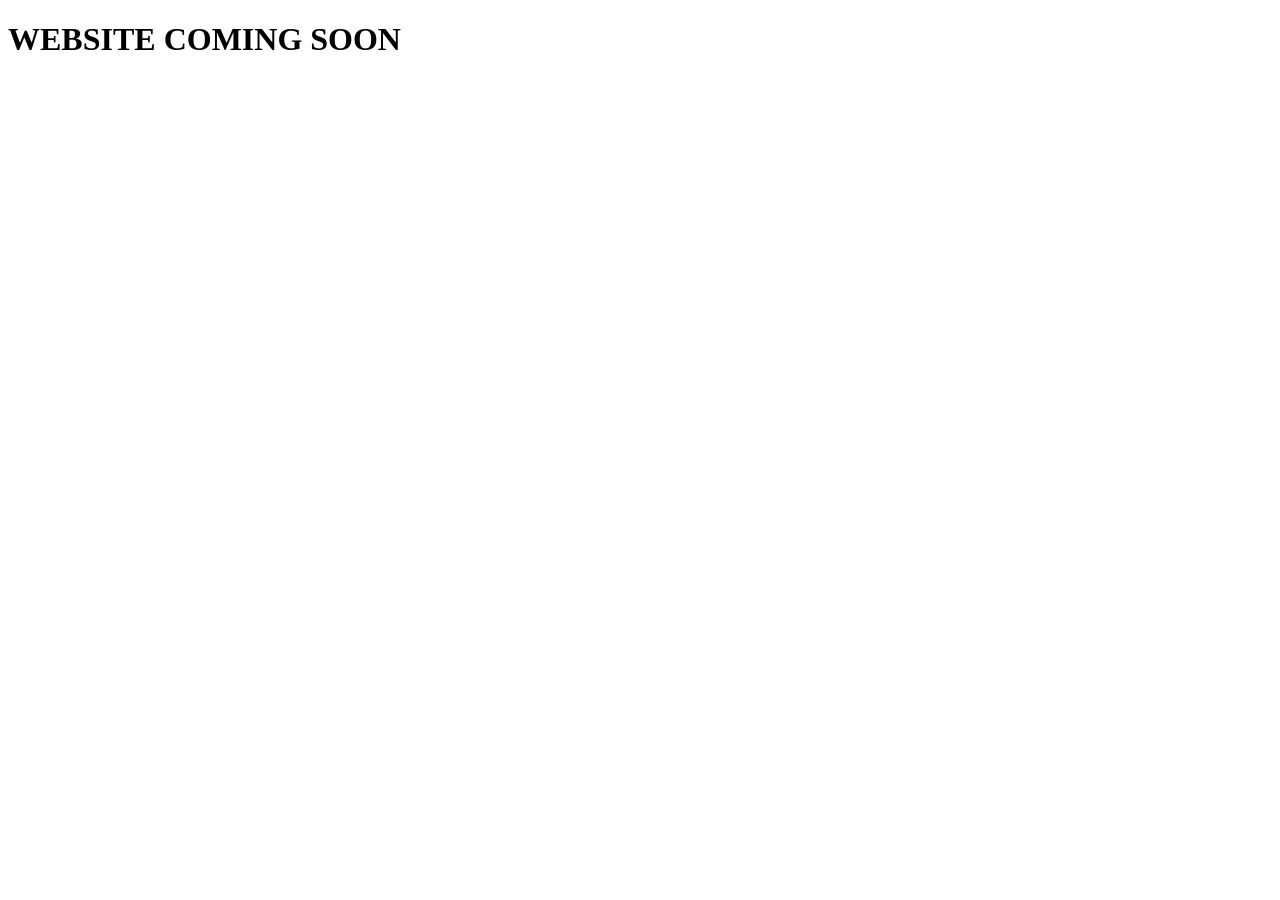
<file: Placeholder.html>
<!DOCTYPE html>
<html lang="en">
<head>
    <meta charset="UTF-8">
    <meta name="viewport" content="width=device-width, initial-scale=1.0">
    <title>Content and-Co</title>
</head>
<body>
    <h1>WEBSITE COMING SOON</h1> 
</body>
</html>
</file>
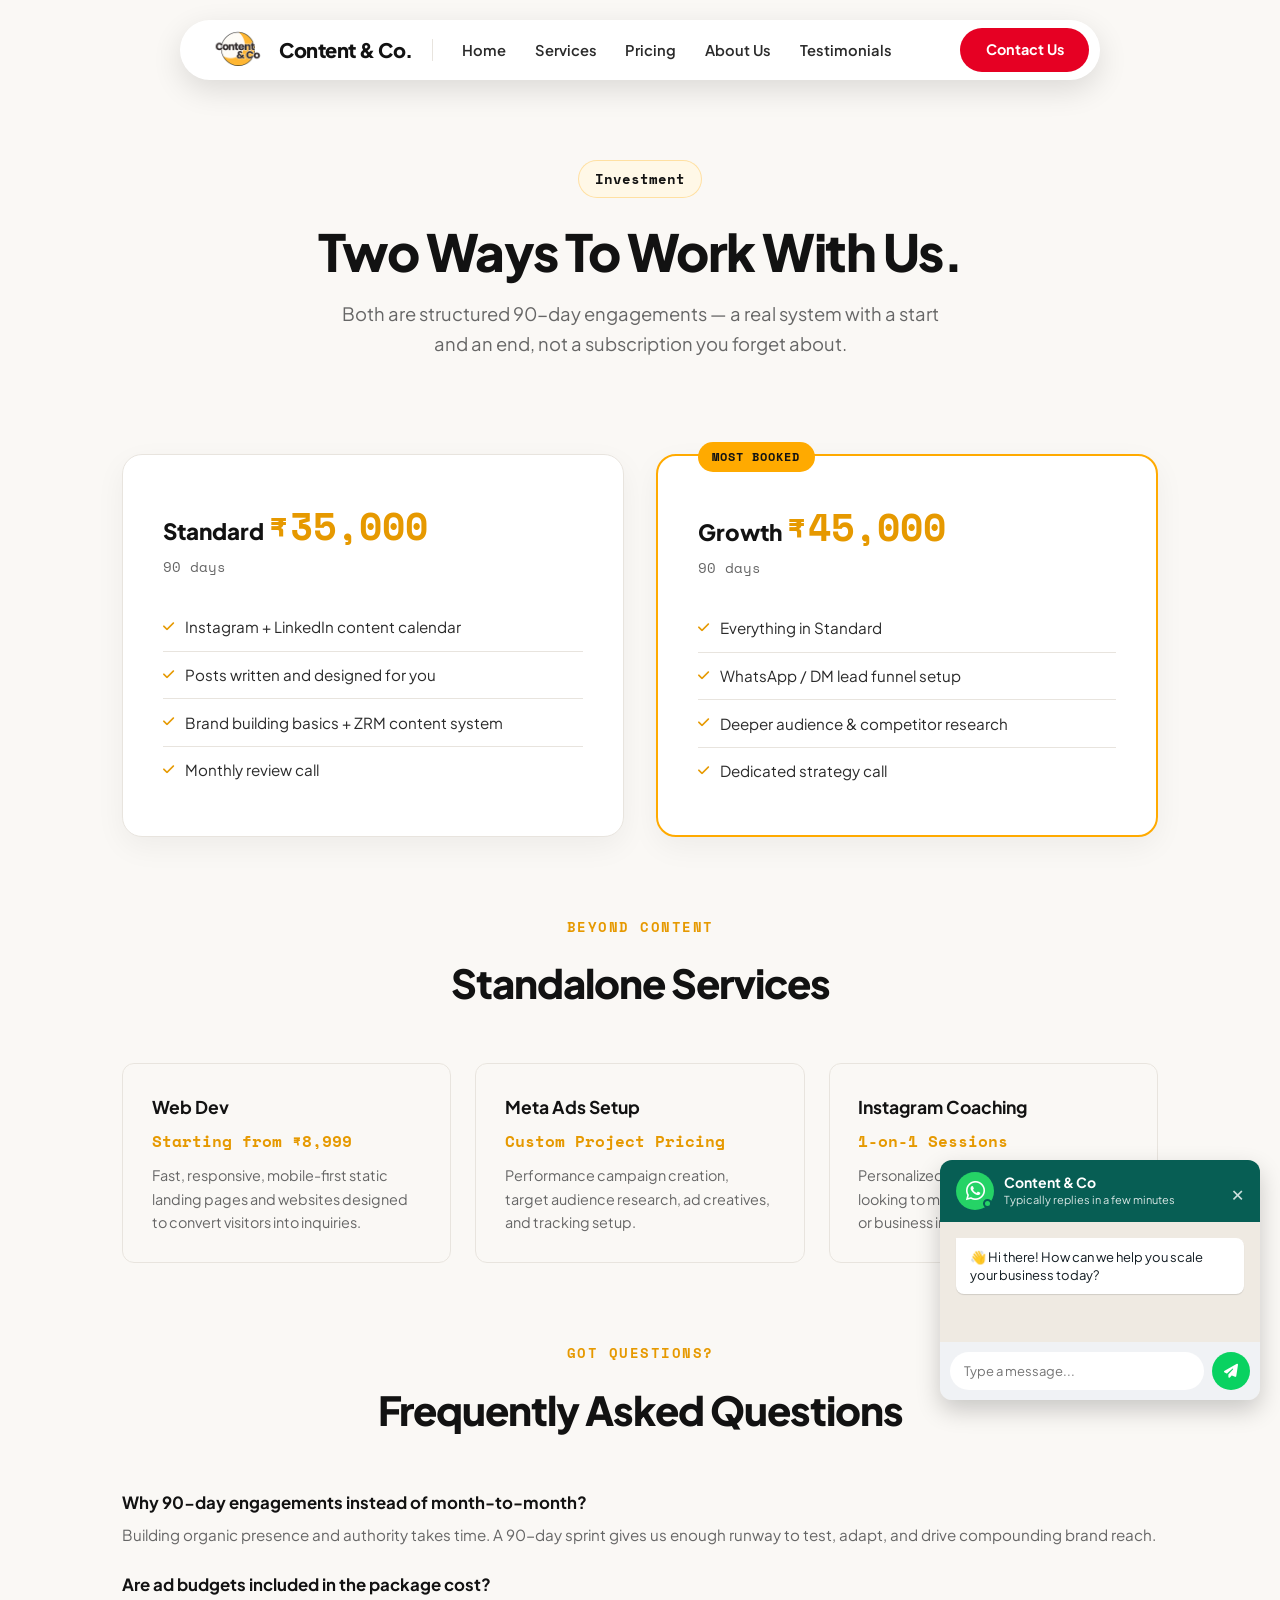
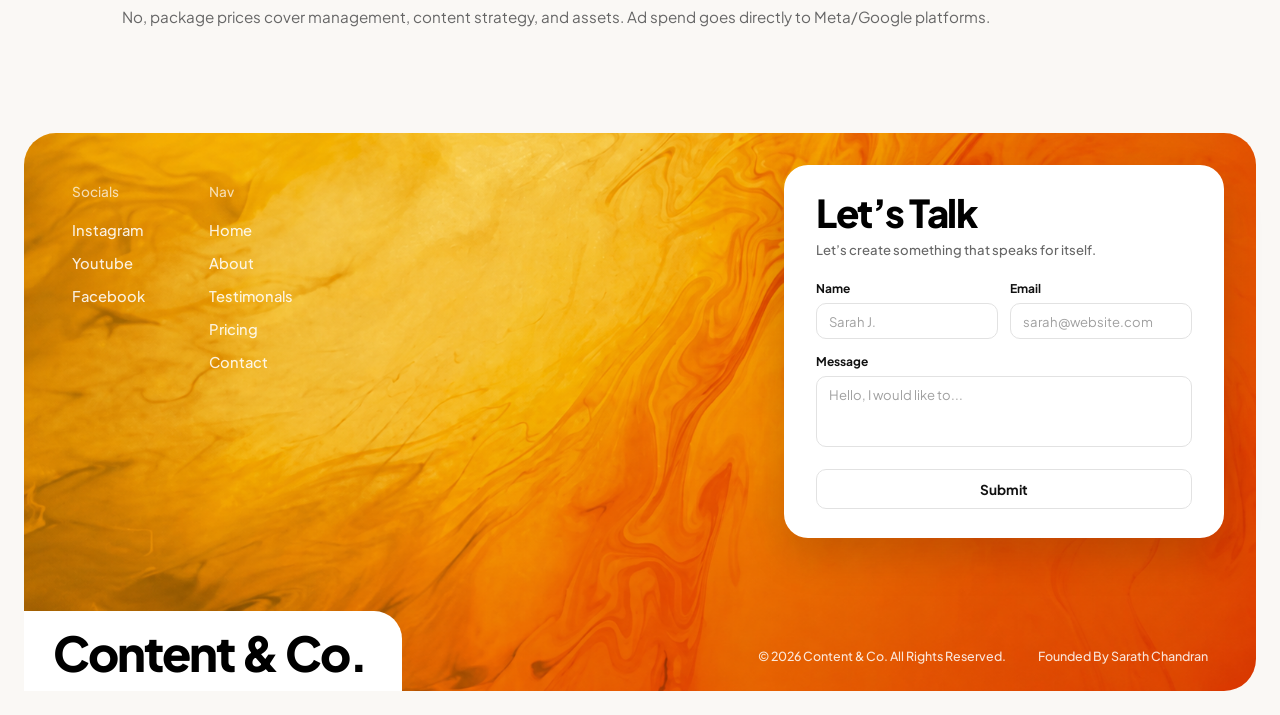
<file: pricing.html>
<!DOCTYPE html>
<html lang="en">
<head>
    <meta charset="UTF-8">
    <meta name="viewport" content="width=device-width, initial-scale=1.0">
    <meta name="robots" content="index, follow">

    <title>Pricing | Brand Building | Content, Ads & Web Dev | Content & Co</title>
    <meta name="description" content="Content & Co runs Instagram, LinkedIn, and content strategy for Coimbatore businesses — gyms, resorts, salons, clinics, stores. Brand building, ZRM content, Meta ads, and web dev.">
    <link rel="canonical" href="https://contentandco.in/pricing">

    <!-- Open Graph -->
    <meta property="og:type" content="website">
    <meta property="og:site_name" content="Content & Co">
    <meta property="og:title" content="Pricing | Content & Co | Digital Marketing Agency in Coimbatore">
    <meta property="og:description" content="Content & Co runs Instagram, LinkedIn, and content strategy for Coimbatore businesses — gyms, resorts, salons, clinics. Brand building, ZRM content, Meta ads, and web dev.">
    <meta property="og:url" content="https://contentandco.in/pricing">
    <meta property="og:image" content="https://contentandco.in/images/logoc.png">
    <meta property="og:locale" content="en_IN">

    <!-- Twitter Card -->
    <meta name="twitter:card" content="summary_large_image">
    <meta name="twitter:title" content="Pricing | Content & Co | Digital Marketing Agency in Coimbatore">
    <meta name="twitter:description" content="Content & Co runs Instagram, LinkedIn, and content strategy for Coimbatore businesses — gyms, resorts, salons, clinics.">
    <meta name="twitter:image" content="https://contentandco.in/images/logoc.png">

    <!-- Favicons -->
    <link rel="icon" type="image/x-icon" href="images/favicon/favicon.ico">
    <link rel="icon" type="image/png" sizes="32x32" href="images/favicon/favicon-32x32.png">
    <link rel="icon" type="image/png" sizes="16x16" href="images/favicon/favicon-16x16.png">
    <link rel="apple-touch-icon" sizes="180x180" href="images/favicon/apple-touch-icon.png">
    <link rel="manifest" href="/site.webmanifest">
    <meta name="theme-color" content="#FFAA00">

    <link rel="preconnect" href="https://fonts.googleapis.com">
    <link rel="preconnect" href="https://fonts.gstatic.com" crossorigin>
    <link href="https://fonts.googleapis.com/css2?family=Plus+Jakarta+Sans:wght@400;500;600;700;800&family=Space+Mono:wght@400;700&display=swap" rel="stylesheet">
    <link rel="stylesheet" href="https://cdnjs.cloudflare.com/ajax/libs/font-awesome/6.4.0/css/all.min.css">
    <link rel="stylesheet" href="styles.css">

    <!-- Structured data: Organization -->
    <script type="application/ld+json">
    {
      "@context": "https://schema.org",
      "@type": "ProfessionalService",
      "name": "Content & Co",
      "url": "https://contentandco.in/",
      "logo": "https://contentandco.in/images/logoc.png",
      "image": "https://contentandco.in/images/logoc.png",
      "description": "Content & Co is a Coimbatore-based digital marketing agency helping local businesses grow on Instagram and LinkedIn through brand building, the ZRM content framework, Meta ads, Instagram coaching, and web development.",
      "email": "querry.contentandco@gmail.com",
      "telephone": "+919342141898",
      "priceRange": "₹₹",
      "areaServed": {
        "@type": "City",
        "name": "Coimbatore"
      },
      "address": {
        "@type": "PostalAddress",
        "addressLocality": "Coimbatore",
        "addressRegion": "Tamil Nadu",
        "addressCountry": "IN"
      }
    }
    </script>
</head>
<body>

    <header id="site-header">
       
        <div class="nav-container">
        <!-- Brand Logo Area -->
        <a href="index.html" class="logo">
            <img src="images/logoc.png" alt="Content & Co. Logo" class="logo-img">
            <span class="logo-text">Content & Co.</span>
        </a>

        <!-- Vertical Divider (as seen in image) -->
        <div class="nav-divider"></div>

        <button class="mobile-menu-btn" id="menu-btn" aria-label="Toggle Menu">
            <i class="fas fa-bars"></i>
        </button>

         <!-- Navigation Links -->
        <ul class="nav-links" id="nav-links">
    <li><a href="/">Home</a></li>
    <li><a href="/services">Services</a></li>
    <li><a href="/pricing">Pricing</a></li>
    <li><a href="/about">About Us</a></li>
    <li><a href="/testimonials">Testimonials</a></li>
    <!-- Place button inside the dropdown container -->
    <li class="mobile-only-btn"><a href="/contact" class="btn-nav">Contact Us</a></li>
</ul>

        <!-- Action Button -->
        <a href="/contact" class="btn-nav">Contact Us</a>
    </div>

    </header>

    <!-- Page Hero -->
    <section class="page-hero">
        <span class="hero-tagline" data-load="1">Investment</span>
        <h1 class="word-reveal">Two Ways To Work With Us.</h1>
        <p data-load="3">Both are structured 90-day engagements — a real system with a start and an end, not a subscription you forget about.</p>
    </section>

    <!-- Core Pricing -->
    <section class="pricing-section">
        <div class="pricing-grid reveal-stagger">
            <div class="pricing-card">
                <span class="pricing-name">Standard</span>
                <span class="pricing-amount">₹35,000</span>
                <span class="pricing-period">90 days</span>
                <ul class="pricing-list">
                    <li><i class="fas fa-check"></i> Instagram + LinkedIn content calendar</li>
                    <li><i class="fas fa-check"></i> Posts written and designed for you</li>
                    <li><i class="fas fa-check"></i> Brand building basics + ZRM content system</li>
                    <li><i class="fas fa-check"></i> Monthly review call</li>
                </ul>
            </div>
            <div class="pricing-card featured">
                <span class="pricing-name">Growth</span>
                <span class="pricing-amount">₹45,000</span>
                <span class="pricing-period">90 days</span>
                <ul class="pricing-list">
                    <li><i class="fas fa-check"></i> Everything in Standard</li>
                    <li><i class="fas fa-check"></i> WhatsApp / DM lead funnel setup</li>
                    <li><i class="fas fa-check"></i> Deeper audience & competitor research</li>
                    <li><i class="fas fa-check"></i> Dedicated strategy call</li>
                </ul>
            </div>
        </div>

        <!-- Standalone services -->
        <div class="section-header reveal" style="margin-top:5rem; margin-bottom:0;">
            <span class="section-subtitle">Beyond Content</span>
            <h2 class="section-title">Standalone Services</h2>
        </div>
        <div class="standalone-grid reveal-stagger">
            <div class="standalone-card">
                <h4>Web Dev</h4>
                <span class="standalone-price">Starting from ₹8,999</span>
                <p>Fast, responsive, mobile-first static landing pages and websites designed to convert visitors into inquiries.</p>
            </div>
            <div class="standalone-card">
                <h4>Meta Ads Setup</h4>
                <span class="standalone-price">Custom Project Pricing</span>
                <p>Performance campaign creation, target audience research, ad creatives, and tracking setup.</p>
            </div>
            <div class="standalone-card">
                <h4>Instagram Coaching</h4>
                <span class="standalone-price">1-on-1 Sessions</span>
                <p>Personalized sessions for founders looking to manage their personal brand or business in-house.</p>
            </div>
        </div>

        <!-- FAQs -->
        <div class="section-header reveal" style="margin-top:5rem; margin-bottom:0;">
            <span class="section-subtitle">Got Questions?</span>
            <h2 class="section-title">Frequently Asked Questions</h2>
        </div>
        <div class="faq-list reveal">
            <div class="faq-item">
                <h4>Why 90-day engagements instead of month-to-month?</h4>
                <p>Building organic presence and authority takes time. A 90-day sprint gives us enough runway to test, adapt, and drive compounding brand reach.</p>
            </div>
            <div class="faq-item">
                <h4>Are ad budgets included in the package cost?</h4>
                <p>No, package prices cover management, content strategy, and assets. Ad spend goes directly to Meta/Google platforms.</p>
            </div>
        </div>
    </section>

    <!-- WhatsApp Chat Widget -->
    <div class="wa-widget" id="waWidget">
      <div class="wa-header">
        <div class="wa-profile">
          <div class="wa-avatar">
            <i class="fab fa-whatsapp"></i>
            <span class="wa-online-dot"></span>
          </div>
          <div class="wa-info">
            <span class="wa-name">Content & Co</span>
            <span class="wa-status">Typically replies in a few minutes</span>
          </div>
        </div>
        <button class="wa-close" id="waCloseBtn" aria-label="Close Chat">&times;</button>
      </div>
      <div class="wa-body">
        <div class="wa-message">
          👋 Hi there! How can we help you scale your business today?
        </div>
      </div>
      <form class="wa-footer" id="waForm">
        <input 
          type="text" 
          id="waInput" 
          class="wa-input" 
          placeholder="Type a message..." 
          required 
          autocomplete="off"
        >
        <button type="submit" class="wa-send-btn" aria-label="Send Message">
          <i class="fas fa-paper-plane"></i>
        </button>
      </form>
    </div>

     <footer class="custom-footer">
    <div class="footer-wrapper">
        <!-- Top Left Navigation & Socials -->
        <div class="footer-nav-section">
            <div class="footer-col">
                <span class="col-title">Socials</span>
                <a href="#">Instagram</a>
                <a href="#">Youtube</a>
                <a href="#">Facebook</a>
            </div>
            <div class="footer-col">
                <span class="col-title">Nav</span>
                <a href="/">Home</a>
                <a href="/about">About</a>
                <a href="/testimonials">Testimonals</a>
                <a href="/pricing">Pricing</a>
                <a href="/contact">Contact</a>
            </div>
        </div>

        <!-- Right Side Contact Card -->
        <div class="footer-contact-card">
            <h2>Let’s Talk</h2>
            <p class="card-subtitle">Let’s create something that speaks for itself.</p>
            
            <form data-whatsapp-form data-category="Footer Contact Form">
                <div class="form-row">
                    <div class="form-group">
                        <label for="footer-name">Name</label>
                        <input type="text" id="footer-name" class="form-control" placeholder="Sarah J." required>
                    </div>
                    <div class="form-group">
                        <label for="footer-email">Email</label>
                        <input type="email" id="footer-email" class="form-control" placeholder="sarah@website.com" required>
                    </div>
                </div>
                <div class="form-group">
                    <label for="footer-message">Message</label>
                    <textarea id="footer-message" class="form-control" placeholder="Hello, I would like to..." rows="3" required></textarea>
                </div>
                <button type="submit" class="btn-footer-submit">Submit</button>
            </form>
        </div>

        <!-- Bottom Left Inverted Curved Brand Section -->
        <div class="footer-brand-badge">
            <div class="brand-badge-inner">
                <a href="/index" class="brand-logo">
                    <span class="logo-name">Content & Co.</span>
                    
                </a>
            </div>
        </div>

        <!-- Bottom Right Footer Info -->
        <div class="footer-bottom-info">
            <span>© 2026 Content & Co. All Rights Reserved.</span>
            <span>Founded By Sarath Chandran</span>
        </div>
    </div>
</footer>

    <script src="main.js"></script>
</body>
</html>
</file>
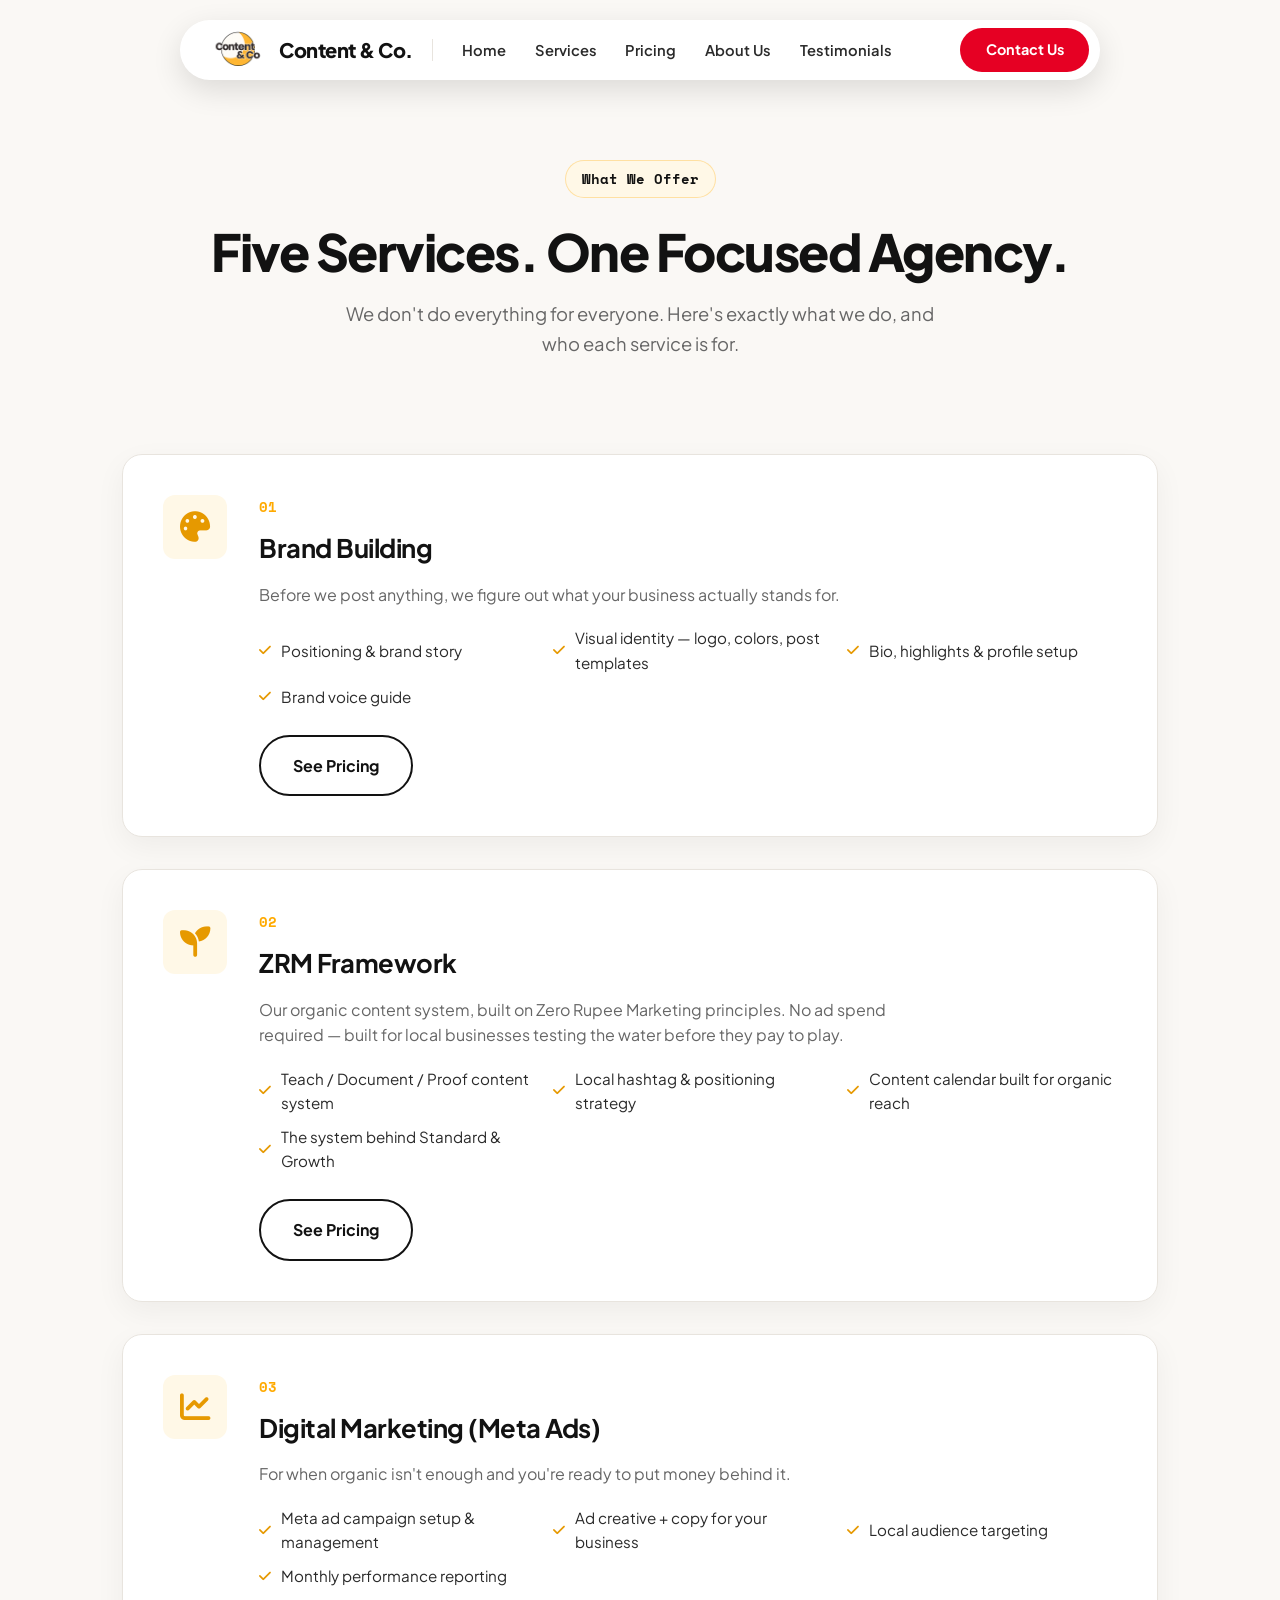
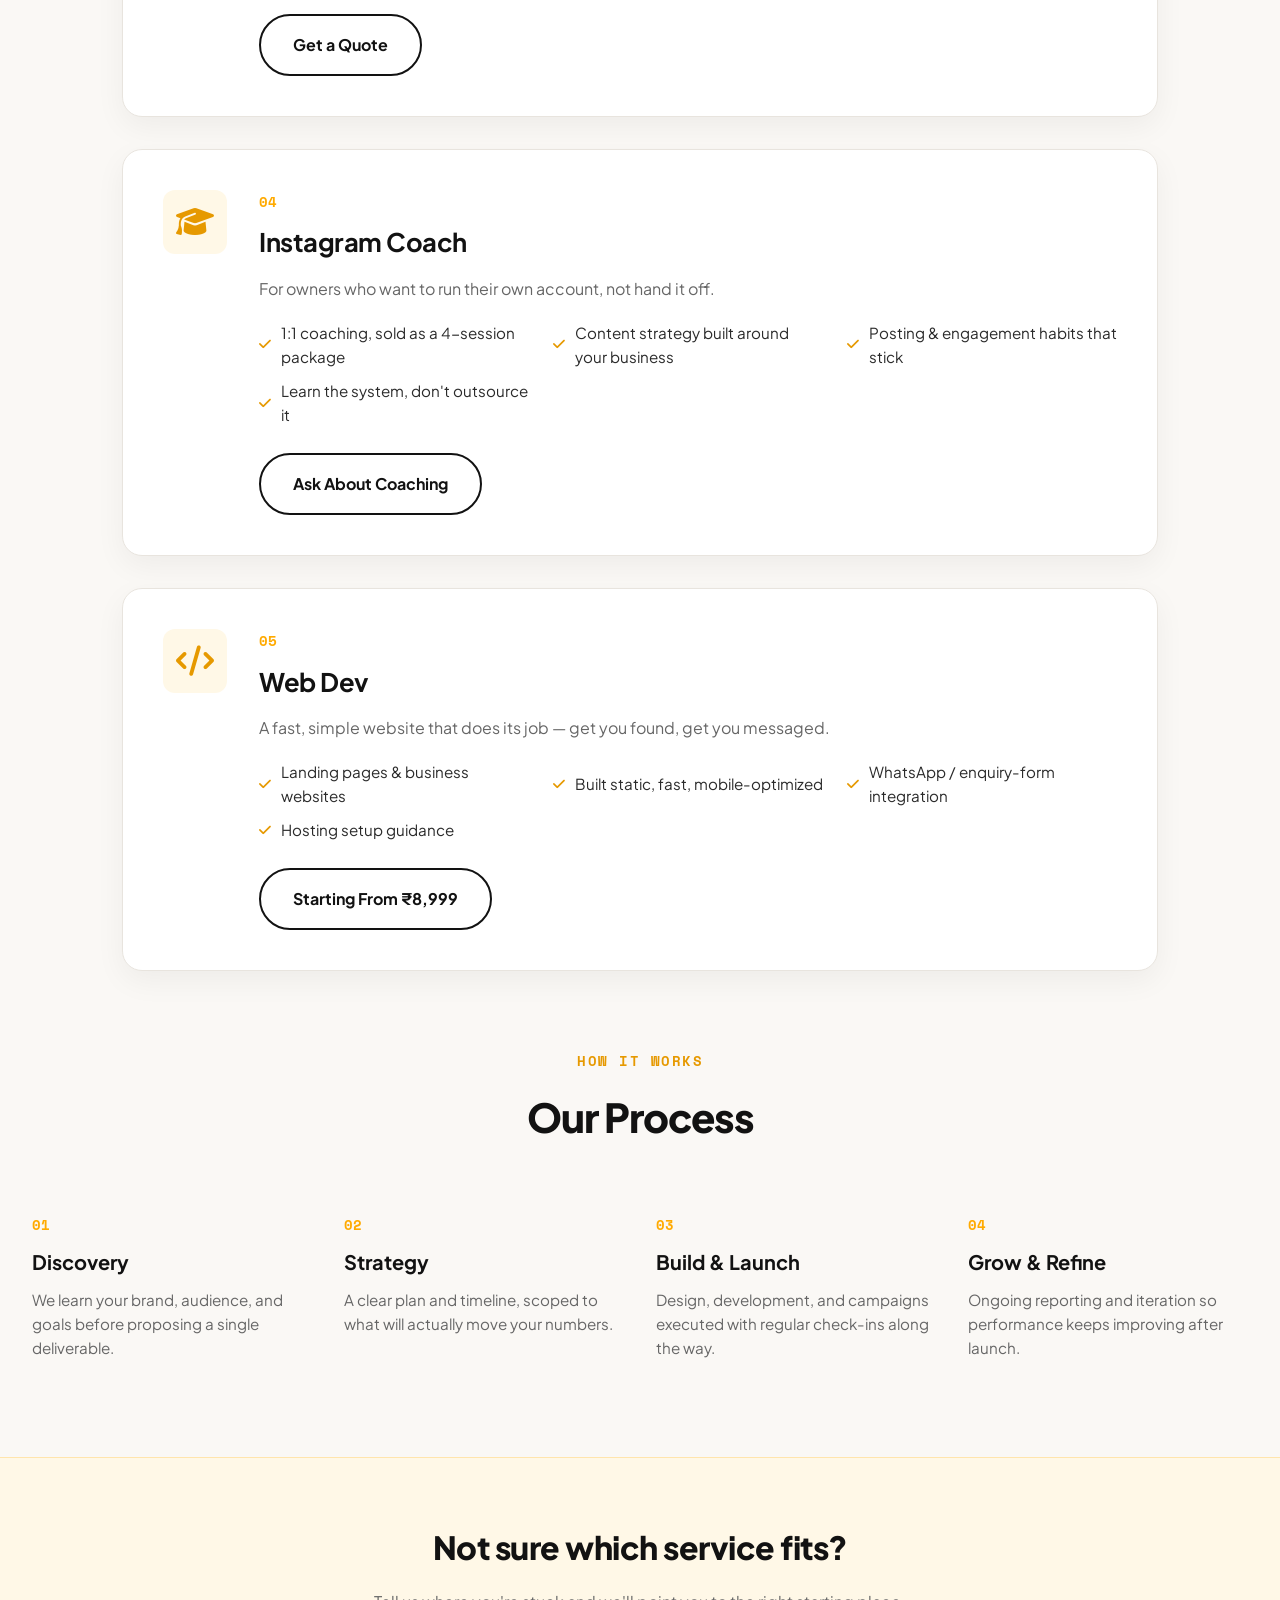
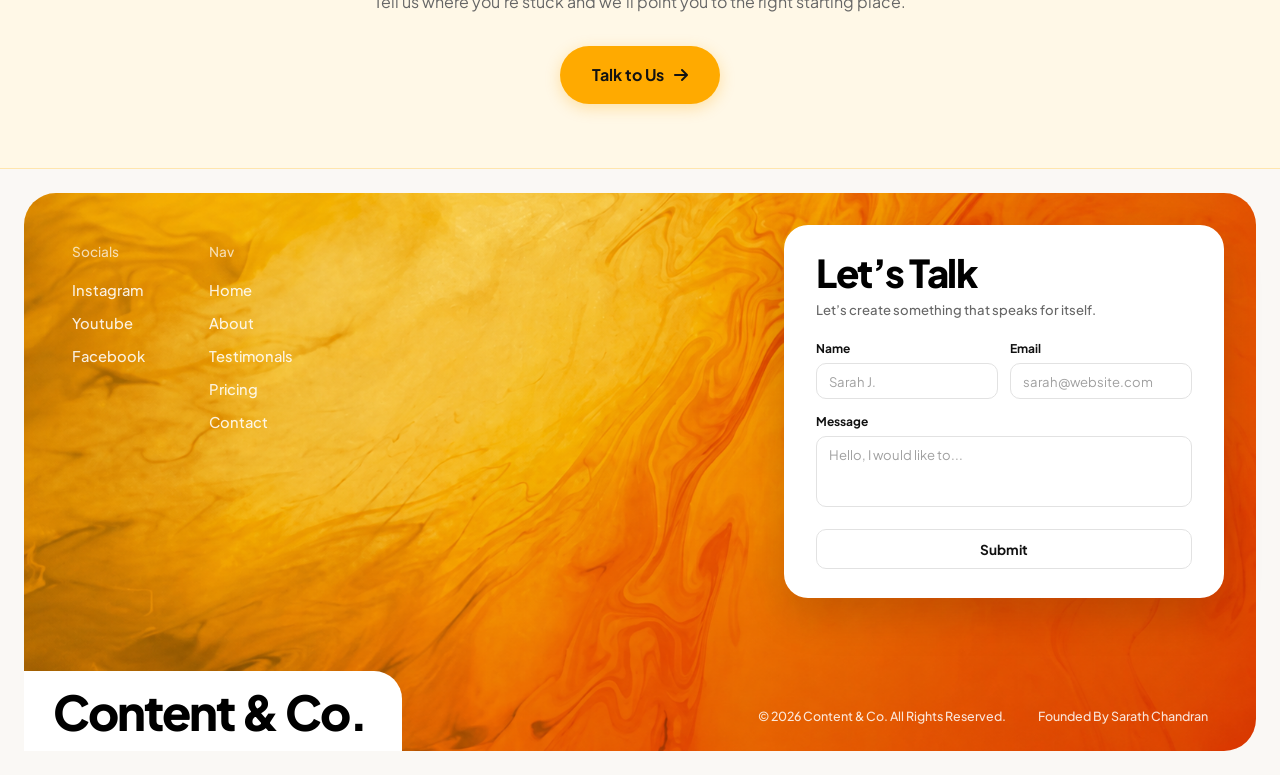
<file: services.html>
<!DOCTYPE html>
<html lang="en">
<head>
    <meta charset="UTF-8">
    <meta name="viewport" content="width=device-width, initial-scale=1.0">
    <meta name="robots" content="index, follow">

    <title>Services | Brand Building | Content, Ads & Web Dev | Content & Co</title>
    <meta name="description" content="Content & Co runs Instagram, LinkedIn, and content strategy for Coimbatore businesses — gyms, resorts, salons, clinics, stores. Brand building, ZRM content, Meta ads, and web dev.">
    <link rel="canonical" href="https://contentandco.in/services">

    <!-- Open Graph -->
    <meta property="og:type" content="website">
    <meta property="og:site_name" content="Content & Co">
    <meta property="og:title" content="Content & Co | Digital Marketing Agency in Coimbatore">
    <meta property="og:description" content="Content & Co runs Instagram, LinkedIn, and content strategy for Coimbatore businesses — gyms, resorts, salons, clinics. Brand building, ZRM content, Meta ads, and web dev.">
    <meta property="og:url" content="https://contentandco.in/services">
    <meta property="og:image" content="https://contentandco.in/images/logoc.png">
    <meta property="og:locale" content="en_IN">

    <!-- Twitter Card -->
    <meta name="twitter:card" content="summary_large_image">
    <meta name="twitter:title" content="Content & Co | Digital Marketing Agency in Coimbatore">
    <meta name="twitter:description" content="Content & Co runs Instagram, LinkedIn, and content strategy for Coimbatore businesses — gyms, resorts, salons, clinics.">
    <meta name="twitter:image" content="https://contentandco.in/images/logoc.png">

    <!-- Favicons -->
    <link rel="icon" type="image/x-icon" href="/images/favicon/favicon.ico">
    <link rel="icon" type="image/png" sizes="32x32" href="/images/favicon/favicon-32x32.png">
    <link rel="icon" type="image/png" sizes="16x16" href="/images/favicon/favicon-16x16.png">
    <link rel="apple-touch-icon" sizes="180x180" href="/images/favicon/apple-touch-icon.png">
    <link rel="manifest" href="/site.webmanifest">
    <meta name="theme-color" content="#FFAA00">

    <link rel="preconnect" href="https://fonts.googleapis.com">
    <link rel="preconnect" href="https://fonts.gstatic.com" crossorigin>
    <link href="https://fonts.googleapis.com/css2?family=Plus+Jakarta+Sans:wght@400;500;600;700;800&family=Space+Mono:wght@400;700&display=swap" rel="stylesheet">
    <link rel="stylesheet" href="https://cdnjs.cloudflare.com/ajax/libs/font-awesome/6.4.0/css/all.min.css">
    <link rel="stylesheet" href="styles.css">

    <!-- Structured data: Organization -->
    <script type="application/ld+json">
    {
      "@context": "https://schema.org",
      "@type": "ProfessionalService",
      "name": "Content & Co",
      "url": "https://contentandco.in/",
      "logo": "https://contentandco.in/images/logoc.png",
      "image": "https://contentandco.in/images/logoc.png",
      "description": "Content & Co is a Coimbatore-based digital marketing agency helping local businesses grow on Instagram and LinkedIn through brand building, the ZRM content framework, Meta ads, Instagram coaching, and web development.",
      "email": "querry.contentandco@gmail.com",
      "telephone": "+919342141898",
      "priceRange": "₹₹",
      "areaServed": {
        "@type": "City",
        "name": "Coimbatore"
      },
      "address": {
        "@type": "PostalAddress",
        "addressLocality": "Coimbatore",
        "addressRegion": "Tamil Nadu",
        "addressCountry": "IN"
      }
    }
    </script>
</head>
<body>

     <header id="site-header">
       
        <div class="nav-container">
        <!-- Brand Logo Area -->
        <a href="index.html" class="logo">
            <img src="images/logoc.png" alt="Content & Co. Logo" class="logo-img">
            <span class="logo-text">Content & Co.</span>
        </a>

        <!-- Vertical Divider (as seen in image) -->
        <div class="nav-divider"></div>

        <button class="mobile-menu-btn" id="menu-btn" aria-label="Toggle Menu">
            <i class="fas fa-bars"></i>
        </button>

         <!-- Navigation Links -->
        <ul class="nav-links" id="nav-links">
    <li><a href="/">Home</a></li>
    <li><a href="/services">Services</a></li>
    <li><a href="/pricing">Pricing</a></li>
    <li><a href="/about">About Us</a></li>
    <li><a href="/testimonials">Testimonials</a></li>
    <!-- Place button inside the dropdown container -->
    <li class="mobile-only-btn"><a href="/contact" class="btn-nav">Contact Us</a></li>
</ul>
        <!-- Action Button -->
        <a href="/contact" class="btn-nav">Contact Us</a>
    </div>

    </header>

    <!-- Page Hero -->
    <section class="page-hero">
        <span class="hero-tagline" data-load="1">What We Offer</span>
        <h1 class="word-reveal">Five Services. One Focused Agency.</h1>
        <p data-load="3">We don't do everything for everyone. Here's exactly what we do, and who each service is for.</p>
    </section>

    <!-- Detailed Service Cards -->
    <section class="services-detail">
        <div class="service-detail-card reveal">
            <div class="service-detail-icon"><i class="fas fa-palette"></i></div>
            <div class="service-detail-body">
                <span class="value-num">01</span>
                <h2>Brand Building</h2>
                <p>Before we post anything, we figure out what your business actually stands for.</p>
                <ul class="service-list">
                    <li><i class="fas fa-check"></i> Positioning & brand story</li>
                    <li><i class="fas fa-check"></i> Visual identity — logo, colors, post templates</li>
                    <li><i class="fas fa-check"></i> Bio, highlights & profile setup</li>
                    <li><i class="fas fa-check"></i> Brand voice guide</li>
                </ul>
                <a href="/pricing" class="btn-secondary">See Pricing</a>
            </div>
        </div>

        <div class="service-detail-card reveal">
            <div class="service-detail-icon"><i class="fas fa-seedling"></i></div>
            <div class="service-detail-body">
                <span class="value-num">02</span>
                <h2>ZRM Framework</h2>
                <p>Our organic content system, built on Zero Rupee Marketing principles. No ad spend required — built for local businesses testing the water before they pay to play.</p>
                <ul class="service-list">
                    <li><i class="fas fa-check"></i> Teach / Document / Proof content system</li>
                    <li><i class="fas fa-check"></i> Local hashtag & positioning strategy</li>
                    <li><i class="fas fa-check"></i> Content calendar built for organic reach</li>
                    <li><i class="fas fa-check"></i> The system behind Standard & Growth</li>
                </ul>
                <a href="/pricing" class="btn-secondary">See Pricing</a>
            </div>
        </div>

        <div class="service-detail-card reveal">
            <div class="service-detail-icon"><i class="fas fa-chart-line"></i></div>
            <div class="service-detail-body">
                <span class="value-num">03</span>
                <h2>Digital Marketing (Meta Ads)</h2>
                <p>For when organic isn't enough and you're ready to put money behind it.</p>
                <ul class="service-list">
                    <li><i class="fas fa-check"></i> Meta ad campaign setup & management</li>
                    <li><i class="fas fa-check"></i> Ad creative + copy for your business</li>
                    <li><i class="fas fa-check"></i> Local audience targeting</li>
                    <li><i class="fas fa-check"></i> Monthly performance reporting</li>
                </ul>
                <a href="https://wa.me/919344971818" target="_blank" rel="noopener" class="btn-secondary">Get a Quote</a>
            </div>
        </div>

        <div class="service-detail-card reveal">
            <div class="service-detail-icon"><i class="fas fa-graduation-cap"></i></div>
            <div class="service-detail-body">
                <span class="value-num">04</span>
                <h2>Instagram Coach</h2>
                <p>For owners who want to run their own account, not hand it off.</p>
                <ul class="service-list">
                    <li><i class="fas fa-check"></i> 1:1 coaching, sold as a 4-session package</li>
                    <li><i class="fas fa-check"></i> Content strategy built around your business</li>
                    <li><i class="fas fa-check"></i> Posting & engagement habits that stick</li>
                    <li><i class="fas fa-check"></i> Learn the system, don't outsource it</li>
                </ul>
                <a href="https://wa.me/919344971818" target="_blank" rel="noopener" class="btn-secondary">Ask About Coaching</a>
            </div>
        </div>

        <div class="service-detail-card reveal">
            <div class="service-detail-icon"><i class="fas fa-code"></i></div>
            <div class="service-detail-body">
                <span class="value-num">05</span>
                <h2>Web Dev</h2>
                <p>A fast, simple website that does its job — get you found, get you messaged.</p>
                <ul class="service-list">
                    <li><i class="fas fa-check"></i> Landing pages & business websites</li>
                    <li><i class="fas fa-check"></i> Built static, fast, mobile-optimized</li>
                    <li><i class="fas fa-check"></i> WhatsApp / enquiry-form integration</li>
                    <li><i class="fas fa-check"></i> Hosting setup guidance</li>
                </ul>
                <a href="/pricing" class="btn-secondary">Starting From ₹8,999</a>
            </div>
        </div>
    </section>

    <!-- Process -->
    <section class="values">
        <div class="section-header reveal">
            <span class="section-subtitle">How It Works</span>
            <h2 class="section-title">Our Process</h2>
        </div>
        <div class="values-grid reveal-stagger">
            <div class="value-card">
                <span class="value-num">01</span>
                <h3>Discovery</h3>
                <p>We learn your brand, audience, and goals before proposing a single deliverable.</p>
            </div>
            <div class="value-card">
                <span class="value-num">02</span>
                <h3>Strategy</h3>
                <p>A clear plan and timeline, scoped to what will actually move your numbers.</p>
            </div>
            <div class="value-card">
                <span class="value-num">03</span>
                <h3>Build & Launch</h3>
                <p>Design, development, and campaigns executed with regular check-ins along the way.</p>
            </div>
            <div class="value-card">
                <span class="value-num">04</span>
                <h3>Grow & Refine</h3>
                <p>Ongoing reporting and iteration so performance keeps improving after launch.</p>
            </div>
        </div>
    </section>

    <!-- CTA Band -->
    <section class="cta-band">
        <div class="reveal">
            <h2>Not sure which service fits?</h2>
            <p>Tell us where you're stuck and we'll point you to the right starting place.</p>
            <a href="/contact" class="btn-primary">Talk to Us <i class="fas fa-arrow-right"></i></a>
        </div>
    </section>

    <footer class="custom-footer">
    <div class="footer-wrapper">
        <!-- Top Left Navigation & Socials -->
        <div class="footer-nav-section">
            <div class="footer-col">
                <span class="col-title">Socials</span>
                <a href="#">Instagram</a>
                <a href="#">Youtube</a>
                <a href="#">Facebook</a>
            </div>
            <div class="footer-col">
                <span class="col-title">Nav</span>
                <a href="/">Home</a>
                <a href="/about">About</a>
                <a href="/testimonials">Testimonals</a>
                <a href="/pricing">Pricing</a>
                <a href="/contact">Contact</a>
            </div>
        </div>

        <!-- Right Side Contact Card -->
        <div class="footer-contact-card">
            <h2>Let’s Talk</h2>
            <p class="card-subtitle">Let’s create something that speaks for itself.</p>
            
            <form data-whatsapp-form data-category="Footer Contact Form">
                <div class="form-row">
                    <div class="form-group">
                        <label for="footer-name">Name</label>
                        <input type="text" id="footer-name" class="form-control" placeholder="Sarah J." required>
                    </div>
                    <div class="form-group">
                        <label for="footer-email">Email</label>
                        <input type="email" id="footer-email" class="form-control" placeholder="sarah@website.com" required>
                    </div>
                </div>
                <div class="form-group">
                    <label for="footer-message">Message</label>
                    <textarea id="footer-message" class="form-control" placeholder="Hello, I would like to..." rows="3" required></textarea>
                </div>
                <button type="submit" class="btn-footer-submit">Submit</button>
            </form>
        </div>

        <!-- Bottom Left Inverted Curved Brand Section -->
        <div class="footer-brand-badge">
            <div class="brand-badge-inner">
                <a href="/index" class="brand-logo">
                    <span class="logo-name">Content & Co.</span>
                    
                </a>
            </div>
        </div>

        <!-- Bottom Right Footer Info -->
        <div class="footer-bottom-info">
            <span>© 2026 Content & Co. All Rights Reserved.</span>
            <span>Founded By Sarath Chandran</span>
        </div>
    </div>
</footer>

    <script src="main.js"></script>
</body>
</html>
</file>
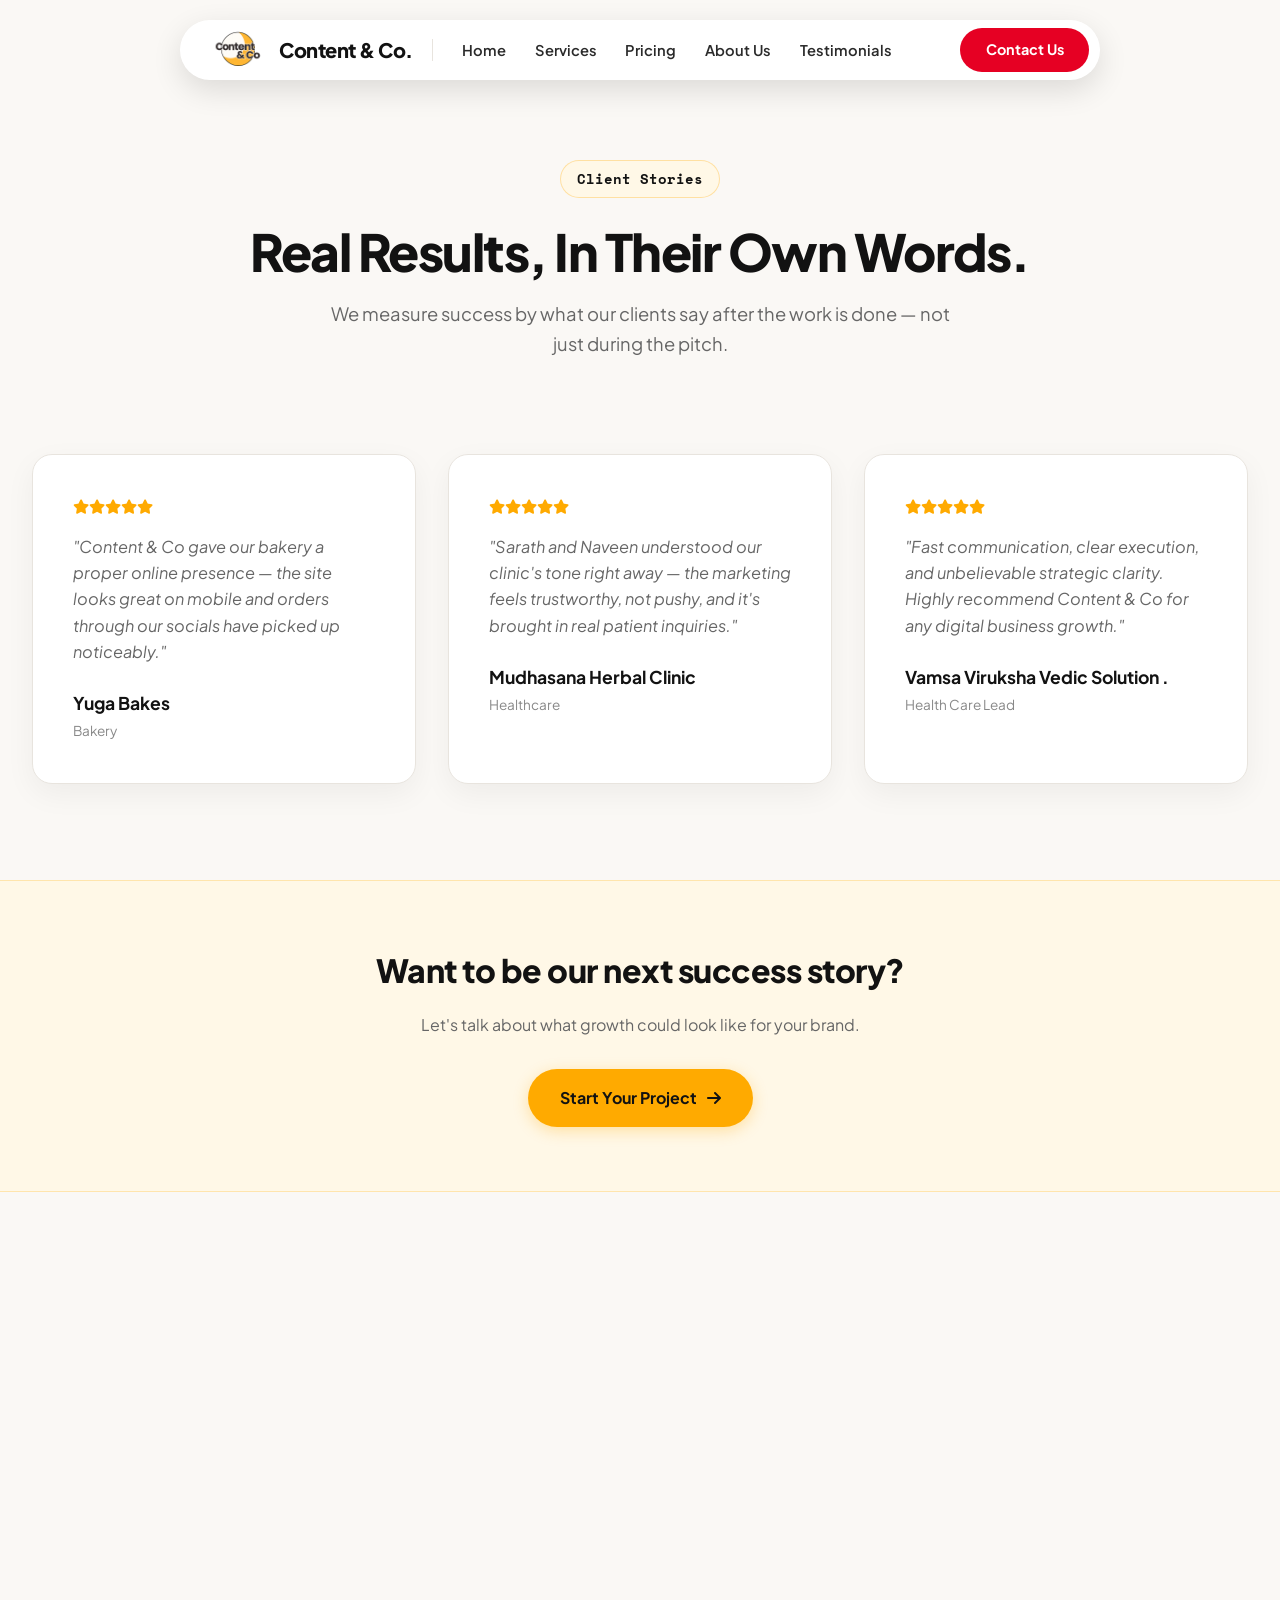
<file: testimonials.html>
<!DOCTYPE html>
<html lang="en">
<head>
    <meta charset="UTF-8">
    <meta name="viewport" content="width=device-width, initial-scale=1.0">
    <meta name="robots" content="index, follow">

    <title>Testimonials | Brand Building | Content, Ads & Web Dev | Content & Co</title>
    <meta name="description" content="Content & Co runs Instagram, LinkedIn, and content strategy for Coimbatore businesses — gyms, resorts, salons, clinics, stores. Brand building, ZRM content, Meta ads, and web dev.">
    <link rel="canonical" href="https://contentandco.in/testimonials">

    <!-- Open Graph -->
    <meta property="og:type" content="website">
    <meta property="og:site_name" content="Content & Co">
    <meta property="og:title" content="Content & Co | Digital Marketing Agency in Coimbatore">
    <meta property="og:description" content="Content & Co runs Instagram, LinkedIn, and content strategy for Coimbatore businesses — gyms, resorts, salons, clinics. Brand building, ZRM content, Meta ads, and web dev.">
    <meta property="og:url" content="https://contentandco.in/testimonials">
    <meta property="og:image" content="https://contentandco.in/images/logoc.png">
    <meta property="og:locale" content="en_IN">

    <!-- Twitter Card -->
    <meta name="twitter:card" content="summary_large_image">
    <meta name="twitter:title" content="Content & Co | Digital Marketing Agency in Coimbatore">
    <meta name="twitter:description" content="Content & Co runs Instagram, LinkedIn, and content strategy for Coimbatore businesses — gyms, resorts, salons, clinics.">
    <meta name="twitter:image" content="https://contentandco.in/images/logoc.png">

    <!-- Favicons -->
    <link rel="icon" type="image/x-icon" href="images/favicon/favicon.ico">
    <link rel="icon" type="image/png" sizes="32x32" href="images/favicon/favicon-32x32.png">
    <link rel="icon" type="image/png" sizes="16x16" href="images/favicon/favicon-16x16.png">
    <link rel="apple-touch-icon" sizes="180x180" href="images/favicon/apple-touch-icon.png">
    <link rel="manifest" href="site.webmanifest">
    <meta name="theme-color" content="#FFAA00">

    <link rel="preconnect" href="https://fonts.googleapis.com">
    <link rel="preconnect" href="https://fonts.gstatic.com" crossorigin>
    <link href="https://fonts.googleapis.com/css2?family=Plus+Jakarta+Sans:wght@400;500;600;700;800&family=Space+Mono:wght@400;700&display=swap" rel="stylesheet">
    <link rel="stylesheet" href="https://cdnjs.cloudflare.com/ajax/libs/font-awesome/6.4.0/css/all.min.css">
    <link rel="stylesheet" href="styles.css">

    <!-- Structured data: Organization -->
    <script type="application/ld+json">
    {
      "@context": "https://schema.org",
      "@type": "ProfessionalService",
      "name": "Content & Co",
      "url": "https://contentandco.in/",
      "logo": "https://contentandco.in/images/logoc.png",
      "image": "https://contentandco.in/images/logoc.png",
      "description": "Content & Co is a Coimbatore-based digital marketing agency helping local businesses grow on Instagram and LinkedIn through brand building, the ZRM content framework, Meta ads, Instagram coaching, and web development.",
      "email": "querry.contentandco@gmail.com",
      "telephone": "+919342141898",
      "priceRange": "₹₹",
      "areaServed": {
        "@type": "City",
        "name": "Coimbatore"
      },
      "address": {
        "@type": "PostalAddress",
        "addressLocality": "Coimbatore",
        "addressRegion": "Tamil Nadu",
        "addressCountry": "IN"
      }
    }
    </script>
</head>
<body>

     <header id="site-header">
       
        <div class="nav-container">
        <!-- Brand Logo Area -->
        <a href="index.html" class="logo">
            <img src="images/logoc.png" alt="Content & Co. Logo" class="logo-img">
            <span class="logo-text">Content & Co.</span>
        </a>

        <!-- Vertical Divider (as seen in image) -->
        <div class="nav-divider"></div>

        <button class="mobile-menu-btn" id="menu-btn" aria-label="Toggle Menu">
            <i class="fas fa-bars"></i>
        </button>

         <!-- Navigation Links -->
        <ul class="nav-links" id="nav-links">
    <li><a href="/">Home</a></li>
    <li><a href="/services">Services</a></li>
    <li><a href="/pricing">Pricing</a></li>
    <li><a href="/about">About Us</a></li>
    <li><a href="/testimonials">Testimonials</a></li>
    <!-- Place button inside the dropdown container -->
    <li class="mobile-only-btn"><a href="/contact" class="btn-nav">Contact Us</a></li>
</ul>

        <!-- Action Button -->
        <a href="/contact" class="btn-nav">Contact Us</a>
    </div>

    </header>

    <!-- Page Hero -->
    <section class="page-hero">
        <span class="hero-tagline" data-load="1">Client Stories</span>
        <h1 class="word-reveal">Real Results, In Their Own Words.</h1>
        <p data-load="3">We measure success by what our clients say after the work is done — not just during the pitch.</p>
    </section>

    <!-- Testimonials grid (light) -->
    <section class="testimonials-page-grid reveal-stagger">
        <div class="testimonial-card-light">
            <div class="stars">
                <i class="fas fa-star"></i><i class="fas fa-star"></i><i class="fas fa-star"></i><i class="fas fa-star"></i><i class="fas fa-star"></i>
            </div>
            <p>"Content & Co gave our bakery a proper online presence — the site looks great on mobile and orders through our socials have picked up noticeably."</p>
            <div class="client-info">
                <h4>Yuga Bakes</h4>
                <span>Bakery</span>
            </div>
        </div>
        <div class="testimonial-card-light">
            <div class="stars">
                <i class="fas fa-star"></i><i class="fas fa-star"></i><i class="fas fa-star"></i><i class="fas fa-star"></i><i class="fas fa-star"></i>
            </div>
            <p>"Sarath and Naveen understood our clinic's tone right away — the marketing feels trustworthy, not pushy, and it's brought in real patient inquiries."</p>
            <div class="client-info">
                <h4>Mudhasana Herbal Clinic</h4>
                <span>Healthcare</span>
            </div>
        </div>
        <div class="testimonial-card-light">
            <div class="stars">
                <i class="fas fa-star"></i><i class="fas fa-star"></i><i class="fas fa-star"></i><i class="fas fa-star"></i><i class="fas fa-star"></i>
            </div>
            <p>"Fast communication, clear execution, and unbelievable strategic clarity. Highly recommend Content & Co for any digital business growth."</p>
            <div class="client-info">
                <h4>Vamsa Viruksha Vedic Solution .</h4>
                <span>Health Care Lead</span>
            </div>
        </div>
    </section>

    <!-- CTA Band -->
    <section class="cta-band">
        <div class="reveal">
            <h2>Want to be our next success story?</h2>
            <p>Let's talk about what growth could look like for your brand.</p>
            <a href="/contact" class="btn-primary">Start Your Project <i class="fas fa-arrow-right"></i></a>
        </div>
    </section>

     <footer class="custom-footer">
    <div class="footer-wrapper">
        <!-- Top Left Navigation & Socials -->
        <div class="footer-nav-section">
            <div class="footer-col">
                <span class="col-title">Socials</span>
                <a href="#">Instagram</a>
                <a href="#">Youtube</a>
                <a href="#">Facebook</a>
            </div>
            <div class="footer-col">
                <span class="col-title">Nav</span>
                <a href="/">Home</a>
                <a href="/about">About</a>
                <a href="/testimonials">Testimonals</a>
                <a href="/pricing">Pricing</a>
                <a href="/contact">Contact</a>
            </div>
        </div>

        <!-- Right Side Contact Card -->
        <div class="footer-contact-card">
            <h2>Let’s Talk</h2>
            <p class="card-subtitle">Let’s create something that speaks for itself.</p>
            
            <form data-whatsapp-form data-category="Footer Contact Form">
                <div class="form-row">
                    <div class="form-group">
                        <label for="footer-name">Name</label>
                        <input type="text" id="footer-name" class="form-control" placeholder="Sarah J." required>
                    </div>
                    <div class="form-group">
                        <label for="footer-email">Email</label>
                        <input type="email" id="footer-email" class="form-control" placeholder="sarah@website.com" required>
                    </div>
                </div>
                <div class="form-group">
                    <label for="footer-message">Message</label>
                    <textarea id="footer-message" class="form-control" placeholder="Hello, I would like to..." rows="3" required></textarea>
                </div>
                <button type="submit" class="btn-footer-submit">Submit</button>
            </form>
        </div>

        <!-- Bottom Left Inverted Curved Brand Section -->
        <div class="footer-brand-badge">
            <div class="brand-badge-inner">
                <a href="/index" class="brand-logo">
                    <span class="logo-name">Content & Co.</span>
                    
                </a>
            </div>
        </div>

        <!-- Bottom Right Footer Info -->
        <div class="footer-bottom-info">
            <span>© 2026 Content & Co. All Rights Reserved.</span>
            <span>Founded By Sarath Chandran</span>
        </div>
    </div>
</footer>

    <script src="main.js"></script>
</body>
</html>
</file>
<file: styles.css>
/* ===== Content & Co — Shared Stylesheet ===== */
:root {
    --primary: #FFAA00;
    --primary-dark: #E69900;
    --primary-light: #FFF8E7;
    --dark: #121212;
    --dark-card: #1E1E1E;
    --text-main: #2A2A2A;
    --text-muted: #666666;
    --bg-body: #FAF8F5;
    --white: #FFFFFF;
    --border-color: #E8E4DE;
    --radius-lg: 20px;
    --radius-md: 12px;
    --radius-sm: 8px;
    --shadow: 0 10px 30px rgba(0, 0, 0, 0.05);
    --transition: all 0.3s cubic-bezier(0.16, 1, 0.3, 1);
    --ease: cubic-bezier(0.16, 1, 0.3, 1);
}

* {
    margin: 0;
    padding: 0;
    box-sizing: border-box;
    font-family: 'Plus Jakarta Sans', sans-serif;
    scroll-behavior: smooth;
}

html {
    overscroll-behavior-y: none;
}

body {
    background-color: var(--bg-body);
    color: var(--text-main);
    line-height: 1.6;
    overflow-x: hidden;
    overscroll-behavior-y: none;
}

/* ===================================================
   FADE-IN ANIMATION SYSTEM
   =================================================== */

[data-load] {
    opacity: 0;
    transform: translateY(14px);
    animation: fadeUp 0.65s var(--ease) forwards;
}
[data-load="1"] { animation-delay: 0.05s; }
[data-load="2"] { animation-delay: 0.15s; }
[data-load="3"] { animation-delay: 0.25s; }
[data-load="4"] { animation-delay: 0.35s; }
[data-load="5"] { animation-delay: 0.45s; }

@keyframes fadeUp {
    to { opacity: 1; transform: translateY(0); }
}

.reveal {
    opacity: 0;
    transform: translateY(24px);
    transition: opacity 1.4s var(--ease), transform 1.4s var(--ease);
}
.reveal.is-visible {
    opacity: 1;
    transform: translateY(0);
}
.reveal-stagger.is-visible > * {
    opacity: 1;
    transform: translateY(0);
}
.reveal-stagger > * {
    opacity: 0;
    transform: translateY(22px);
    transition: opacity 1.3s var(--ease), transform 1.3s var(--ease);
}
.reveal-stagger.is-visible > *:nth-child(1) { transition-delay: 0.1s; }
.reveal-stagger.is-visible > *:nth-child(2) { transition-delay: 0.28s; }
.reveal-stagger.is-visible > *:nth-child(3) { transition-delay: 0.46s; }
.reveal-stagger.is-visible > *:nth-child(4) { transition-delay: 0.64s; }
.reveal-stagger.is-visible > *:nth-child(5) { transition-delay: 0.82s; }
.reveal-stagger.is-visible > *:nth-child(6) { transition-delay: 1.0s; }

.word-reveal .word {
    display: inline-block;
    opacity: 0;
    transform: translateY(0.4em);
    filter: blur(4px);
    animation: wordIn 0.55s var(--ease) forwards;
}

@keyframes wordIn {
    to { opacity: 1; transform: translateY(0); filter: blur(0); }
}

@media (prefers-reduced-motion: reduce) {
    [data-load], .reveal, .reveal-stagger > *, .word-reveal .word {
        animation: none !important;
        transition: none !important;
        opacity: 1 !important;
        transform: none !important;
        filter: none !important;
    }
    .btn-primary, .btn-secondary, .btn-submit, .btn-nav {
        background-position: 0 0 !important;
        transition: none !important;
    }
    .service-card::before, .service-detail-card::before, .pricing-card::before,
    .contact-box::before, .standalone-card::before, .member-card::before,
    .testimonial-card::before, .testimonial-card-light::before, .whatsapp-cta::before {
        display: none !important;
    }
}

/* ===================================================
   MICRO-INTERACTIONS
   =================================================== */

.btn-primary, .btn-secondary, .btn-submit, .btn-nav {
    background-image: linear-gradient(115deg, transparent 30%, rgba(255,255,255,0.4) 48%, rgba(255,255,255,0.4) 52%, transparent 70%);
    background-repeat: no-repeat;
    background-size: 220% 100%;
    background-position: 160% 0;
    transition: background-position 0.65s var(--ease), var(--transition);
}
.btn-primary:hover, .btn-secondary:hover, .btn-submit:hover, .btn-nav:hover {
    background-position: -60% 0;
}
.btn-primary:active, .btn-secondary:active, .btn-submit:active, .btn-nav:active {
    transform: scale(0.97);
}

.service-card, .service-detail-card, .pricing-card, .contact-box,
.standalone-card, .member-card, .testimonial-card, .testimonial-card-light,
.whatsapp-cta {
    position: relative;
    isolation: isolate;
}
.service-card::before, .service-detail-card::before, .pricing-card::before,
.contact-box::before, .standalone-card::before, .member-card::before,
.testimonial-card::before, .testimonial-card-light::before, .whatsapp-cta::before {
    content: "";
    position: absolute;
    inset: 0;
    border-radius: inherit;
    background: radial-gradient(220px circle at var(--mx, 50%) var(--my, 50%), rgba(255,170,0,0.14), transparent 72%);
    opacity: 0;
    transition: opacity 0.35s ease;
    pointer-events: none;
    z-index: 0;
}
.service-card:hover::before, .service-detail-card:hover::before, .pricing-card:hover::before,
.contact-box:hover::before, .standalone-card:hover::before, .member-card:hover::before,
.testimonial-card:hover::before, .testimonial-card-light:hover::before, .whatsapp-cta:hover::before {
    opacity: 1;
}



/* ===================================================
   RIOTT-STYLE PILL NAVBAR & IPHONE GLASS SCROLL EFFECT
   =================================================== */

#site-header {
    position: fixed;
    top: 20px;
    left: 0;
    width: 100%;
    z-index: 1000;
    pointer-events: none;
    transition: all 0.4s cubic-bezier(0.16, 1, 0.3, 1);
}

.nav-container {
    pointer-events: auto;
    max-width: 920px;
    margin: 0 auto;
    padding: 0.5rem 0.6rem 0.5rem 1.8rem;
    height: 60px;
    display: flex;
    align-items: center;
    background: #ffffff;
    border-radius: 50px;
    box-shadow: 0 10px 30px rgba(0, 0, 0, 0.12);
    border: 1px solid rgba(255, 255, 255, 0.8);
    transition: all 0.4s cubic-bezier(0.16, 1, 0.3, 1);
}

.nav-divider {
    width: 1px;
    height: 22px;
    background-color: var(--border-color);
    margin: 0 1.8rem 0 1.2rem;
}

.logo {
    display: flex;
    align-items: center;
    gap: 0.6rem;
    text-decoration: none;
}

.logo-img {
    height: 60px;
    width: auto;
    object-fit: contain;
}

@media screen and (max-width: 900px) {
    #site-header .logo-img {
        height: 50px !important;
    }

    #site-header .logo {
        gap: 0.45rem !important;
    }
}

.logo-text {
    font-size: 1.25rem;
    font-weight: 800;
    color: var(--dark);
    letter-spacing: -0.5px;
}

.nav-links {
    display: flex;
    gap: 1.8rem;
    list-style: none;
    align-items: center;
    margin-right: auto;
}

.nav-links a {
    text-decoration: none;
    color: var(--text-main);
    font-weight: 600;
    font-size: 0.92rem;
    transition: var(--transition);
}

.nav-links a:hover,
.nav-links a.active {
    color: var(--dark);
}

/* Red Pill Button */
.btn-nav {
    background-color: #e60023;
    color: var(--white) !important;
    padding: 0.65rem 1.6rem;
    border-radius: 50px;
    font-weight: 700;
    font-size: 0.9rem;
    text-decoration: none;
    transition: var(--transition);
    border: none;
}

.btn-nav:hover {
    background-color: #cc001f;
    transform: scale(1.02);
}

/* ===================================================
   GLASSMORPHISM ON SCROLL
   =================================================== */

#site-header.scrolled {
    top: 12px;
}

#site-header.scrolled .nav-container {
    background: rgba(255, 255, 255, 0.32) !important;
    backdrop-filter: blur(24px) saturate(200%) !important;
    -webkit-backdrop-filter: blur(24px) saturate(200%) !important;
    border: 1px solid rgba(255, 255, 255, 0.6) !important;
    box-shadow: 0 8px 32px rgba(0, 0, 0, 0.1), 
                inset 0 1px 1px 0 rgba(255, 255, 255, 0.8),
                inset 0 -1px 1px 0 rgba(255, 255, 255, 0.2) !important;
}

.mobile-menu-btn {
    display: none;
    background: transparent;
    border: none;
    cursor: pointer;
}

/* ===================================================
   MOBILE ADJUSTMENTS (Updated for Mobile Dropdown Button)
   =================================================== */
/* Desktop default: keep button hidden inside dropdown list, display on top level if needed */
.mobile-only-btn {
    display: none;
}

/* Target screen sizes between 320px and 768px */
@media screen and (min-width: 320px) and (max-width: 768px) {
    /* Show the button list-item inside the dropdown menu */
    .nav-links .mobile-only-btn {
        display: block;
        width: 100%;
        margin-top: -0.9rem;
    }

    /* Style the Contact button full-width inside the dropdown */
    .nav-links .btn-nav {
        display: block;
        width: 100%;
        text-align: center;
        padding: 0.75rem 1rem;
    }
} 

@media screen and (max-width: 900px) {
    #site-header {
        top: 12px !important;
    }

    #site-header .nav-container {
        width: 92% !important;
        max-width: 100% !important;
        height: 52px !important;
        padding: 0 1.2rem !important;
        justify-content: space-between !important;
    }
    
    #site-header .nav-divider {
        display: none !important;
    }

    /* Hide top-level standalone button on mobile */
    #site-header > .nav-container > .btn-nav {
        display: none !important;
    }

    /* Format Contact button when nested inside dropdown */
    #site-header .nav-links .btn-nav {
        display: inline-block !important;
        width: 100%;
        text-align: center;
        margin-top: 0.5rem;
    }

    #site-header .logo-text {
        font-size: 1.1rem !important;
        letter-spacing: -0.3px !important;
    }

    /* Clean Hamburger Menu */
    #site-header .mobile-menu-btn {
        display: flex !important;
        align-items: center !important;
        justify-content: center !important;
        font-size: 1.3rem !important;
        width: auto !important;
        height: auto !important;
        background: transparent !important;
        border-radius: 0 !important;
        box-shadow: none !important;
        border: none !important;
        padding: 0 !important;
        margin: 0 !important;
        color: var(--dark) !important;
    }

    /* Dropdown menu overlay */
    #site-header .nav-links {
        display: none;
        flex-direction: column;
        position: absolute;
        top: 60px;
        left: 0;
        width: 100%;
        background: rgba(255, 255, 255, 0.95);
        backdrop-filter: blur(20px);
        -webkit-backdrop-filter: blur(20px);
        padding: 1.25rem 1.5rem;
        border-radius: 24px;
        box-shadow: 0 10px 30px rgba(0, 0, 0, 0.12);
        border: 1px solid rgba(255, 255, 255, 0.5);
        gap: 1rem;
    }

    #site-header .nav-links.active {
        display: flex !important;
    }
}

/* ===================================================
   PAGE HERO
   =================================================== */
.page-hero {
    padding: 10rem 2rem 4rem;
    max-width: 1280px;
    margin: 0 auto;
    text-align: center;
}

.page-hero .hero-tagline {
    font-family: 'Space Mono', monospace;
    display: inline-block;
    background: var(--primary-light);
    color: var(--dark);
    padding: 0.4rem 1rem;
    border-radius: 50px;
    font-size: 0.9rem;
    font-weight: 700;
    margin-bottom: 1.5rem;
    border: 1px solid rgba(255, 170, 0, 0.3);
}

.brand-engineering .word {
    color: #F5B041;
    -webkit-text-fill-color: #ffaa00;
}

.page-hero h1 {
    font-size: clamp(1.9rem, 5vw, 3.2rem);
    line-height: 1.14;
    font-weight: 800;
    color: var(--dark);
    margin-bottom: 1.2rem;
    letter-spacing: -1.5px;
}

.page-hero p {
    font-size: 1.15rem;
    color: var(--text-muted);
    max-width: 620px;
    margin: 0 auto;
}

/* ===================================================
   HOME HERO
   =================================================== */
.hero {
    padding: 10rem 2rem 5rem;
    max-width: 1280px;
    margin: 0 auto;
    display: grid;
    grid-template-columns: 1.2fr 0.8fr;
    gap: 4rem;
    align-items: center;
}

.hero-tagline {
    font-family: 'Space Mono', monospace;
    display: inline-block;
    background: var(--primary-light);
    color: var(--dark);
    padding: 0.4rem 1rem;
    border-radius: 50px;
    font-size: 0.9rem;
    font-weight: 700;
    margin-bottom: 1.5rem;
    border: 1px solid rgba(255, 170, 0, 0.3);
}

.hero h1 {
    font-size: clamp(2.1rem, 5.5vw, 3.8rem);
    line-height: 1.12;
    font-weight: 800;
    color: var(--dark);
    margin-bottom: 1.5rem;
    letter-spacing: -1.5px;
}

.hero p {
    font-size: 1.25rem;
    color: var(--text-muted);
    margin-bottom: 2.5rem;
    max-width: 580px;
}

.hero-btns {
    display: flex;
    gap: 1rem;
    flex-wrap: wrap;
}

.btn-primary {
    background-color: var(--primary);
    color: var(--dark);
    font-weight: 700;
    padding: 1rem 2rem;
    border-radius: 50px;
    text-decoration: none;
    display: inline-flex;
    align-items: center;
    gap: 10px;
    transition: var(--transition);
    border: none;
    cursor: pointer;
    box-shadow: 0 4px 15px rgba(255, 170, 0, 0.3);
}

.btn-primary:hover {
    transform: translateY(-3px);
    background-color: var(--primary-dark);
}

.btn-secondary {
    background-color: transparent;
    color: var(--dark);
    font-weight: 700;
    padding: 1rem 2rem;
    border-radius: 50px;
    text-decoration: none;
    display: inline-flex;
    align-items: center;
    gap: 10px;
    transition: var(--transition);
    border: 2px solid var(--dark);
}

.btn-secondary:hover {
    background-color: var(--dark);
    color: var(--white);
}

.hero-card {
    background: var(--white);
    border-radius: var(--radius-lg);
    padding: 2.5rem;
    box-shadow: var(--shadow);
    border: 1px solid var(--border-color);
    position: relative;
}

.hero-card-badge {
    position: absolute;
    top: -20px;
    right: 20px;
    background: var(--dark);
    color: var(--white);
    padding: 0.5rem 1.2rem;
    border-radius: 50px;
    font-size: 0.85rem;
    font-weight: 700;
}

/* ===================================================
   SERVICES
   =================================================== */
.services {
    padding: 6rem 2rem;
    background: var(--white);
    border-top: 1px solid var(--border-color);
    border-bottom: 1px solid var(--border-color);
}

.section-header {
    text-align: center;
    max-width: 700px;
    margin: 0 auto 4rem;
}

.section-subtitle {
    font-family: 'Space Mono', monospace;
    color: var(--primary-dark);
    font-weight: 700;
    text-transform: uppercase;
    letter-spacing: 1.5px;
    font-size: 0.85rem;
    margin-bottom: 0.8rem;
    display: block;
}

.section-title {
    font-size: clamp(1.7rem, 4vw, 2.5rem);
    color: var(--dark);
    font-weight: 800;
    letter-spacing: -1px;
}

.services-grid {
    max-width: 1280px;
    margin: 0 auto;
    display: grid;
    grid-template-columns: repeat(auto-fit, minmax(300px, 1fr));
    gap: 2rem;
}

.service-card {
    background: var(--bg-body);
    padding: 2.5rem;
    border-radius: var(--radius-lg);
    border: 1px solid var(--border-color);
    transition: var(--transition);
    display: flex;
    flex-direction: column;
    justify-content: space-between;
}

.service-card:hover {
    transform: translateY(-8px);
    border-color: var(--primary);
    box-shadow: 0 15px 30px rgba(0,0,0,0.06);
}

.service-icon {
    width: 60px;
    height: 60px;
    background: var(--primary-light);
    color: var(--primary-dark);
    border-radius: var(--radius-md);
    display: flex;
    align-items: center;
    justify-content: center;
    font-size: 1.8rem;
    margin-bottom: 1.5rem;
}

.service-card h3 {
    font-size: 1.5rem;
    color: var(--dark);
    margin-bottom: 1rem;
}

.service-card p {
    color: var(--text-muted);
    margin-bottom: 1.5rem;
    font-size: 0.95rem;
}

/* ===================================================
   SERVICE DETAIL CARDS
   =================================================== */
.services-detail {
    max-width: 1100px;
    margin: 0 auto;
    padding: 2rem 2rem 5rem;
    display: flex;
    flex-direction: column;
    gap: 2rem;
}

.service-detail-card {
    background: var(--white);
    border: 1px solid var(--border-color);
    border-radius: var(--radius-lg);
    padding: 2.5rem;
    display: grid;
    grid-template-columns: auto 1fr;
    gap: 2rem;
    align-items: start;
    box-shadow: var(--shadow);
}

.service-detail-icon {
    width: 64px;
    height: 64px;
    background: var(--primary-light);
    color: var(--primary-dark);
    border-radius: var(--radius-md);
    display: flex;
    align-items: center;
    justify-content: center;
    font-size: 1.9rem;
    flex-shrink: 0;
}

.service-detail-body h2 {
    font-size: 1.6rem;
    color: var(--dark);
    margin: 0.4rem 0 0.8rem;
    letter-spacing: -0.5px;
}

.service-detail-body > p {
    color: var(--text-muted);
    margin-bottom: 1.2rem;
    max-width: 640px;
}

.service-list {
    list-style: none;
    margin-bottom: 1.6rem;
    display: grid;
    grid-template-columns: repeat(auto-fit, minmax(220px, 1fr));
    gap: 0.6rem 1.5rem;
}

.service-list li {
    color: var(--text-main);
    font-size: 0.95rem;
    display: flex;
    align-items: center;
    gap: 0.6rem;
}

.service-list i {
    color: var(--primary-dark);
    font-size: 0.85rem;
}

/* ===================================================
   STATS STRIP
   =================================================== */
.stats {
    padding: 4rem 2rem;
    max-width: 1280px;
    margin: 0 auto;
    display: grid;
    grid-template-columns: repeat(auto-fit, minmax(180px, 1fr));
    gap: 2rem;
    text-align: center;
}

.stat-item .stat-num {
    font-family: 'Space Mono', monospace;
    font-size: 2.6rem;
    font-weight: 700;
    color: var(--primary-dark);
    display: block;
}

.stat-item .stat-label {
    color: var(--text-muted);
    font-size: 0.9rem;
    text-transform: uppercase;
    letter-spacing: 1px;
    margin-top: 0.4rem;
}

/* ===================================================
   STORY / VALUES
   =================================================== */
.story {
    padding: 2rem 2rem 6rem;
    max-width: 900px;
    margin: 0 auto;
}

.story p {
    font-size: 1.1rem;
    color: var(--text-muted);
    margin-bottom: 1.5rem;
}

.values {
    padding: 0 2rem 6rem;
    max-width: 1280px;
    margin: 0 auto;
}

.values-grid {
    display: grid;
    grid-template-columns: repeat(auto-fit, minmax(240px, 1fr));
    gap: 2rem;
    margin-top: 3rem;
}

.value-card {
    text-align: left;
}

.value-num {
    font-family: 'Space Mono', monospace;
    color: var(--primary);
    font-weight: 700;
    font-size: 0.9rem;
    display: block;
    margin-bottom: 0.6rem;
}

.value-card h3 {
    font-size: 1.25rem;
    color: var(--dark);
    margin-bottom: 0.6rem;
}

.value-card p {
    color: var(--text-muted);
    font-size: 0.95rem;
}

/* ===================================================
   FOUNDER / CO-FOUNDER
   =================================================== */
.founder-section {
    padding: 5rem 2rem;
}

.founder-section-alt {
    background: var(--white);
    border-top: 1px solid var(--border-color);
    border-bottom: 1px solid var(--border-color);
}

.founder-inner {
    max-width: 1100px;
    margin: 0 auto;
    display: grid;
    grid-template-columns: 1fr 1fr;
    gap: 3.5rem;
    align-items: center;
}

.founder-text p {
    color: var(--text-muted);
    font-size: 1.02rem;
    margin-bottom: 1.2rem;
}

.founder-photo {
    width: 100%;
    aspect-ratio: 4 / 5;
    background: #EFECE6;
    border-radius: var(--radius-lg);
    border: 1px solid var(--border-color);
    display: flex;
    align-items: center;
    justify-content: center;
    overflow: hidden;
}

.founder-photo img {
    width: 100%;
    height: 100%;
    object-fit: cover;
}

.founder-photo .member-placeholder i {
    font-size: 4.5rem;
}

/* ===================================================
   TEAM
   =================================================== */
.team {
    padding: 6rem 2rem;
    max-width: 1280px;
    margin: 0 auto;
}

.team-grid {
    display: grid;
    grid-template-columns: repeat(auto-fit, minmax(300px, 1fr));
    gap: 2.5rem;
    margin-top: 3rem;
    justify-content: center;
}

.member-card {
    background: var(--white);
    border-radius: var(--radius-lg);
    overflow: hidden;
    border: 1px solid var(--border-color);
    box-shadow: var(--shadow);
    transition: var(--transition);
    text-align: center;
}

.member-card:hover {
    transform: translateY(-6px);
}

.member-img-wrapper {
    width: 100%;
    height: 320px;
    background: #EFECE6;
    position: relative;
    display: flex;
    align-items: center;
    justify-content: center;
    overflow: hidden;
}

.member-img-wrapper img {
    width: 100%;
    height: 100%;
    object-fit: cover;
}

.member-placeholder {
    display: flex;
    flex-direction: column;
    align-items: center;
    color: var(--text-muted);
}

.member-placeholder i {
    font-size: 4rem;
    margin-bottom: 0.8rem;
    color: var(--border-color);
}

.member-info {
    padding: 2rem;
}

.member-info h3 {
    font-size: 1.4rem;
    color: var(--dark);
    margin-bottom: 0.3rem;
}

.member-role {
    color: var(--primary-dark);
    font-weight: 700;
    font-size: 0.9rem;
    text-transform: uppercase;
    letter-spacing: 0.5px;
    margin-bottom: 1rem;
    display: block;
}

/* ===================================================
   TESTIMONIALS
   =================================================== */
.testimonials {
    padding: 6rem 2rem;
    background: var(--dark);
    color: var(--white);
}

.testimonials .section-title {
    color: var(--white);
}

.testimonial-grid {
    max-width: 1280px;
    margin: 3rem auto 0;
    display: grid;
    grid-template-columns: repeat(auto-fit, minmax(280px, 1fr));
    gap: 2rem;
}

.testimonial-card {
    background: var(--dark-card);
    padding: 2.5rem;
    border-radius: var(--radius-lg);
    border: 1px solid rgba(255, 255, 255, 0.08);
    position: relative;
}

.stars {
    color: var(--primary);
    margin-bottom: 1rem;
    font-size: 0.9rem;
}

.testimonial-card p {
    color: #C0C0C0;
    font-style: italic;
    margin-bottom: 1.5rem;
    font-size: 1rem;
}

.client-info h4 {
    color: var(--white);
    font-size: 1.1rem;
}

.client-info span {
    color: #888;
    font-size: 0.85rem;
}

.testimonials-page-grid {
    max-width: 1280px;
    margin: 0 auto;
    padding: 2rem 2rem 6rem;
    display: grid;
    grid-template-columns: repeat(auto-fit, minmax(300px, 1fr));
    gap: 2rem;
}

.testimonial-card-light {
    background: var(--white);
    padding: 2.5rem;
    border-radius: var(--radius-lg);
    border: 1px solid var(--border-color);
    box-shadow: var(--shadow);
}

.testimonial-card-light p {
    color: var(--text-muted);
    font-style: italic;
    margin-bottom: 1.5rem;
    font-size: 1.02rem;
}

.testimonial-card-light .client-info h4 {
    color: var(--dark);
}

.cta-band {
    background: var(--primary-light);
    border-top: 1px solid rgba(255,170,0,0.25);
    border-bottom: 1px solid rgba(255,170,0,0.25);
    padding: 4rem 2rem;
    text-align: center;
}

.cta-band h2 {
    font-size: clamp(1.5rem, 3.5vw, 2rem);
    color: var(--dark);
    font-weight: 800;
    margin-bottom: 1rem;
    letter-spacing: -0.5px;
}

.cta-band p {
    color: var(--text-muted);
    margin-bottom: 2rem;
}

/* ===================================================
   CONTACT
   =================================================== */
.contact-section {
    padding: 2rem 2rem 6rem;
    max-width: 1280px;
    margin: 0 auto;
}

.contact-container-grid {
    display: grid;
    grid-template-columns: repeat(auto-fit, minmax(320px, 1fr));
    gap: 3rem;
    margin-top: 1rem;
}

.contact-box {
    background: var(--white);
    padding: 2.5rem;
    border-radius: var(--radius-lg);
    border: 1px solid var(--border-color);
    box-shadow: var(--shadow);
}

.contact-box-header {
    display: flex;
    align-items: center;
    gap: 15px;
    margin-bottom: 2rem;
    padding-bottom: 1rem;
    border-bottom: 2px solid var(--bg-body);
}

.contact-box-header i {
    width: 50px;
    height: 50px;
    background: var(--primary-light);
    color: var(--primary-dark);
    border-radius: 50%;
    display: flex;
    align-items: center;
    justify-content: center;
    font-size: 1.4rem;
}

.contact-box-header h3 {
    font-size: 1.4rem;
    color: var(--dark);
}

.form-group {
    margin-bottom: 1.2rem;
}

.form-group label {
    display: block;
    font-weight: 600;
    margin-bottom: 0.5rem;
    font-size: 0.9rem;
    color: var(--dark);
}

.form-control {
    width: 100%;
    padding: 0.9rem 1.2rem;
    border: 1px solid var(--border-color);
    border-radius: var(--radius-sm);
    background: var(--bg-body);
    font-size: 0.95rem;
    transition: var(--transition);
}

.form-control:focus {
    outline: none;
    border-color: var(--primary-dark);
    background: var(--white);
}

textarea.form-control {
    resize: vertical;
    min-height: 120px;
}

.btn-submit {
    width: 100%;
    background-color: var(--dark);
    color: var(--white);
    font-weight: 700;
    padding: 1rem;
    border-radius: var(--radius-sm);
    border: none;
    cursor: pointer;
    display: flex;
    align-items: center;
    justify-content: center;
    gap: 10px;
    font-size: 1rem;
    transition: var(--transition);
}

.btn-submit:hover {
    background-color: var(--primary);
    color: var(--dark);
    transform: translateY(-2px);
}

.contact-info-box {
    background: var(--dark);
    color: var(--white);
    padding: 2.5rem;
    border-radius: var(--radius-lg);
}

.contact-info-box h3 {
    font-size: 1.4rem;
    margin-bottom: 1.5rem;
}

.contact-info-row {
    display: flex;
    align-items: flex-start;
    gap: 15px;
    margin-bottom: 1.5rem;
}

.contact-info-row i {
    width: 44px;
    height: 44px;
    background: rgba(255,170,0,0.15);
    color: var(--primary);
    border-radius: 50%;
    display: flex;
    align-items: center;
    justify-content: center;
    font-size: 1.1rem;
    flex-shrink: 0;
}

.contact-info-row h4 {
    font-size: 1rem;
    margin-bottom: 0.2rem;
}

.contact-info-row p, .contact-info-row a {
    color: #aaa;
    font-size: 0.9rem;
    text-decoration: none;
}

.modal-overlay {
    display: none;
    position: fixed;
    top: 0;
    left: 0;
    width: 100%;
    height: 100%;
    background: rgba(0, 0, 0, 0.6);
    backdrop-filter: blur(4px);
    z-index: 2000;
    align-items: center;
    justify-content: center;
    padding: 1.5rem;
}

.modal-content {
    background: var(--white);
    padding: 2.5rem;
    border-radius: var(--radius-lg);
    max-width: 480px;
    width: 100%;
    text-align: center;
    box-shadow: 0 20px 40px rgba(0,0,0,0.2);
    animation: popIn 0.3s var(--ease);
}

@keyframes popIn {
    from { transform: scale(0.8); opacity: 0; }
    to { transform: scale(1); opacity: 1; }
}

.bot-avatar {
    width: 70px;
    height: 70px;
    background: var(--primary-light);
    color: var(--primary-dark);
    border-radius: 50%;
    display: flex;
    align-items: center;
    justify-content: center;
    font-size: 2rem;
    margin: 0 auto 1.5rem;
}

/* ===================================================
   PRICING
   =================================================== */
.pricing-section {
    padding: 2rem 2rem 5rem;
    max-width: 1100px;
    margin: 0 auto;
}

.pricing-grid {
    display: grid;
    grid-template-columns: repeat(auto-fit, minmax(300px, 1fr));
    gap: 2rem;
}

.pricing-card {
    background: var(--white);
    border: 1px solid var(--border-color);
    border-radius: var(--radius-lg);
    padding: 2.5rem;
    box-shadow: var(--shadow);
    position: relative;
}

.pricing-card.featured {
    border: 2px solid var(--primary);
}

.pricing-card.featured::after {
    content: "MOST BOOKED";
    position: absolute;
    top: -14px;
    left: 2.5rem;
    background: var(--primary);
    color: var(--dark);
    font-family: 'Space Mono', monospace;
    font-size: 0.72rem;
    font-weight: 700;
    letter-spacing: 1px;
    padding: 0.35rem 0.9rem;
    border-radius: 50px;
}

.pricing-name {
    font-size: 1.4rem;
    font-weight: 800;
    color: var(--dark);
}

.pricing-amount {
    font-family: 'Space Mono', monospace;
    font-size: 2.4rem;
    font-weight: 700;
    color: var(--primary-dark);
    margin: 0.8rem 0 0.1rem;
}

.pricing-period {
    font-family: 'Space Mono', monospace;
    font-size: 0.85rem;
    color: var(--text-muted);
    display: block;
    margin-bottom: 1.6rem;
}

.pricing-list {
    list-style: none;
}

.pricing-list li {
    display: flex;
    align-items: flex-start;
    gap: 0.7rem;
    padding: 0.7rem 0;
    border-top: 1px solid var(--border-color);
    font-size: 0.95rem;
    color: var(--text-main);
}

.pricing-list li:first-child {
    border-top: none;
}

.pricing-list i {
    color: var(--primary-dark);
    font-size: 0.8rem;
    margin-top: 0.35rem;
    flex-shrink: 0;
}

.standalone-grid {
    display: grid;
    grid-template-columns: repeat(auto-fit, minmax(240px, 1fr));
    gap: 1.5rem;
    margin-top: 3rem;
}

.standalone-card {
    background: var(--bg-body);
    border: 1px solid var(--border-color);
    border-radius: var(--radius-md);
    padding: 1.8rem;
}

.standalone-card h4 {
    font-size: 1.1rem;
    color: var(--dark);
    margin-bottom: 0.5rem;
}

.standalone-card .standalone-price {
    font-family: 'Space Mono', monospace;
    color: var(--primary-dark);
    font-weight: 700;
    font-size: 1rem;
    display: block;
    margin-bottom: 0.6rem;
}

.standalone-card p {
    color: var(--text-muted);
    font-size: 0.9rem;
}

.faq-list {
    margin-top: 3rem;
    display: flex;
    flex-direction: column;
    gap: 1.5rem;
}

.faq-item h4 {
    font-size: 1.05rem;
    color: var(--dark);
    margin-bottom: 0.4rem;
}

.faq-item p {
    color: var(--text-muted);
    font-size: 0.95rem;
}

.whatsapp-cta {
    background: var(--white);
    border: 1px solid var(--border-color);
    border-radius: var(--radius-lg);
    padding: 3rem 2.5rem;
    box-shadow: var(--shadow);
    text-align: center;
}

.whatsapp-cta i {
    width: 64px;
    height: 64px;
    background: var(--primary-light);
    color: var(--primary-dark);
    border-radius: 50%;
    display: flex;
    align-items: center;
    justify-content: center;
    font-size: 1.8rem;
    margin: 0 auto 1.5rem;
}

.whatsapp-cta h3 {
    font-size: 1.5rem;
    color: var(--dark);
    margin-bottom: 0.6rem;
}

.whatsapp-cta p {
    color: var(--text-muted);
    max-width: 420px;
    margin: 0 auto 1.8rem;
}

/* ===================================================
   RESPONSIVE — tablet (≤1024px)
   =================================================== */
@media (max-width: 1024px) {
    .hero {
        grid-template-columns: 1fr;
        padding-top: 8rem;
        gap: 3rem;
        text-align: left;
    }
    .services-grid, .team-grid, .testimonial-grid,
    .testimonials-page-grid, .values-grid, .pricing-grid {
        gap: 1.5rem;
    }
    .service-detail-card {
        grid-template-columns: 56px 1fr;
        gap: 1.5rem;
        padding: 2rem;
    }
    .contact-container-grid {
        grid-template-columns: repeat(auto-fit, minmax(280px, 1fr));
    }
    .founder-inner {
        grid-template-columns: 1fr;
        gap: 2.5rem;
    }
    .founder-photo {
        max-width: 380px;
        margin: 0 auto;
        aspect-ratio: 1 / 1;
    }
}

/* ===================================================
   RESPONSIVE — large phone / small tablet (≤768px)
   =================================================== */
@media (max-width: 768px) {
    .mobile-menu-btn {
        display: flex;
        align-items: center;
        justify-content: center;
        min-width: 44px;
        min-height: 44px;
        z-index: 1002;
    }
    .nav-links {
        display: none;
        flex-direction: column;
        position: absolute;
        top: 100%;
        left: 0;
        width: 100%;
        background: var(--bg-body);
        padding: 1.5rem 2rem;
        border-bottom: 1px solid var(--border-color);
        box-shadow: 0 10px 20px rgba(0, 0, 0, 0.08);
        gap: 0.4rem;
        align-items: flex-start;
        max-height: 80vh;
        overflow-y: auto;
        z-index: 1001;
    }
    .nav-links.active {
        display: flex;
    }
    .nav-links li {
        width: 100%;
    }
    .nav-links a {
        display: block;
        width: 100%;
        padding: 0.85rem 0;
        min-height: 44px;
    }

    .hero, .page-hero {
        padding-top: 7rem;
    }
    .hero p, .page-hero p {
        font-size: 1.05rem;
    }
    .hero-btns {
        flex-direction: column;
        align-items: stretch;
    }
    .hero-btns a {
        justify-content: center;
        width: 100%;
    }
    .hero-card {
        padding: 2rem;
    }

    .services, .team, .story, .values, .contact-section,
    .testimonials, .testimonials-page-grid, .services-detail, .stats,
    .pricing-section {
        padding-left: 1.5rem;
        padding-right: 1.5rem;
    }
    .services, .testimonials {
        padding-top: 4rem;
        padding-bottom: 4rem;
    }
    .team {
        padding-top: 4rem;
        padding-bottom: 4rem;
    }
    .section-header {
        margin-bottom: 2.5rem;
    }

    .contact-container-grid {
        grid-template-columns: 1fr;
        gap: 2rem;
    }
    .contact-box, .contact-info-box {
        padding: 2rem;
    }

    .service-detail-card {
        grid-template-columns: 1fr;
        text-align: left;
    }
    .service-list {
        grid-template-columns: 1fr;
    }

    .form-control, .btn-submit, .btn-primary, .btn-secondary {
        min-height: 44px;
    }
}

/* ===================================================
   RESPONSIVE — small phone (≤480px)
   =================================================== */
@media (max-width: 480px) {
    .nav-container {
        padding: 0 1.25rem;
        height: 60px;
    }
    .logo-text {
        font-size: 1.25rem;
    }

    .hero, .page-hero {
        padding-left: 1.25rem;
        padding-right: 1.25rem;
        padding-top: 6.5rem;
    }
    .hero-card-badge {
        top: -16px;
        right: 12px;
        font-size: 0.75rem;
        padding: 0.4rem 0.9rem;
    }

    .services, .team, .story, .values, .contact-section,
    .testimonials, .testimonials-page-grid, .services-detail, .stats, .cta-band,
    .pricing-section {
        padding-left: 1.25rem;
        padding-right: 1.25rem;
    }

    .service-card, .contact-box, .contact-info-box, .testimonial-card,
    .testimonial-card-light, .service-detail-card, .pricing-card, .whatsapp-cta {
        padding: 1.5rem;
    }

    .stats {
        grid-template-columns: repeat(2, 1fr);
        gap: 1.5rem;
    }
    .stat-item .stat-num {
        font-size: 2rem;
    }

    .btn-primary, .btn-secondary, .btn-submit {
        width: 100%;
        justify-content: center;
    }

    .member-img-wrapper {
        height: 240px;
    }

    .modal-content {
        padding: 1.75rem;
    }
}

/* ===================================================
   RESPONSIVE — large desktop (≥1600px)
   =================================================== */
@media (min-width: 1600px) {
    .hero, .page-hero, .services-grid, .team-grid, .testimonial-grid,
    .testimonials-page-grid, .contact-container-grid, .stats,
    .services-detail, .values-grid, .pricing-section {
        max-width: 1440px;
    }
}

/* WhatsApp Popup Styles */
.wa-widget {
    position: fixed;
    bottom: -500px;
    right: 20px;
    left: auto;
    width: 320px;
    background-color: #efeae2;
    border-radius: 12px;
    box-shadow: 0 10px 25px rgba(0, 0, 0, 0.2);
    z-index: 9999;
    font-family: 'Plus Jakarta Sans', sans-serif;
    overflow: hidden;
    transition: bottom 1.5s cubic-bezier(0.175, 0.885, 0.32, 1.275);
}

.wa-widget.active {
    bottom: 20px;
}

.wa-header {
    background-color: #075e54;
    color: #ffffff;
    padding: 12px 16px;
    display: flex;
    align-items: center;
    justify-content: space-between;
}

.wa-profile {
    display: flex;
    align-items: center;
    gap: 10px;
}

.wa-avatar {
    position: relative;
    width: 38px;
    height: 38px;
    background-color: #25d366;
    border-radius: 50%;
    display: flex;
    align-items: center;
    justify-content: center;
    font-size: 22px;
    color: #fff;
}

.wa-online-dot {
    position: absolute;
    bottom: 2px;
    right: 2px;
    width: 9px;
    height: 9px;
    background-color: #25d366;
    border: 2px solid #075e54;
    border-radius: 50%;
}

.wa-info {
    display: flex;
    flex-direction: column;
}

.wa-name {
    font-weight: 700;
    font-size: 14px;
    line-height: 1.2;
}

.wa-status {
    font-size: 11px;
    opacity: 0.85;
}

.wa-close {
    background: none;
    border: none;
    color: #ffffff;
    font-size: 22px;
    cursor: pointer;
    line-height: 1;
    opacity: 0.8;
}

.wa-close:hover {
    opacity: 1;
}

.wa-body {
    padding: 16px;
    min-height: 120px;
    display: flex;
    align-items: flex-start;
}

.wa-message {
    background-color: #ffffff;
    padding: 10px 14px;
    border-radius: 0px 8px 8px 8px;
    font-size: 13px;
    color: #111b21;
    box-shadow: 0 1px 1px rgba(0, 0, 0, 0.13);
    line-height: 1.4;
    position: relative;
}

.wa-footer {
    display: flex;
    padding: 10px;
    background-color: #f0f2f5;
    gap: 8px;
}

.wa-input {
    flex: 1;
    border: none;
    outline: none;
    padding: 10px 14px;
    border-radius: 20px;
    font-size: 13px;
    background-color: #ffffff;
}

.wa-send-btn {
    background-color: #09d261;
    color: #ffffff;
    border: none;
    border-radius: 50%;
    width: 38px;
    height: 38px;
    cursor: pointer;
    display: flex;
    align-items: center;
    justify-content: center;
    font-size: 14px;
    transition: background-color 0.2s;
}

.wa-send-btn:hover {
    background-color: #07a84e;
}

/* ===================================================
   FOOTER STYLES
   =================================================== */

.custom-footer {
    padding: 1.5rem;
    background-color: var(--bg-body);
}

.footer-wrapper {
    position: relative;
    max-width: 1280px;
    margin: 0 auto;
    border-radius: 32px;
    padding: 3rem 3rem 1.5rem;
    color: #ffffff;
    box-sizing: border-box;
    background-image: url('images/footerbackground.png');
    background-position: center;
    background-size: cover;
    background-repeat: no-repeat;
}

.footer-nav-section {
    display: flex;
    gap: 4rem;
    margin-bottom: 7rem;
}

.footer-col {
    display: flex;
    flex-direction: column;
    gap: 0.6rem;
}

.footer-col .col-title {
    font-size: 0.85rem;
    font-weight: 500;
    color: rgba(255, 255, 255, 0.7);
    margin-bottom: 0.4rem;
}

.footer-col a {
    color: rgba(255, 255, 255, 0.88);
    text-decoration: none;
    font-size: 0.92rem;
    font-weight: 500;
    transition: opacity 0.2s ease;
}

.footer-col a:hover {
    opacity: 0.7;
}

.footer-contact-card {
    position: absolute;
    top: 2rem;
    right: 2rem;
    width: 100%;
    max-width: 440px;
    background: #ffffff;
    border-radius: 24px;
    padding: 1.8rem 2rem;
    color: #111111;
    box-shadow: 0 20px 40px rgba(0, 0, 0, 0.15);
    box-sizing: border-box;
}

.footer-contact-card h2 {
    font-size: clamp(2rem, 3vw, 2.6rem);
    font-weight: 800;
    letter-spacing: -1.5px;
    line-height: 1;
    margin-bottom: 0.4rem;
    color: #000000;
}

.footer-contact-card .card-subtitle {
    font-size: 0.82rem;
    color: #666666;
    margin-bottom: 1.2rem;
    font-weight: 500;
}

.footer-contact-card .form-row {
    display: flex;
    gap: 0.8rem;
}

.footer-contact-card .form-group {
    flex: 1;
    margin-bottom: 0.8rem;
}

.footer-contact-card label {
    display: block;
    font-size: 0.75rem;
    font-weight: 700;
    color: #111111;
    margin-bottom: 0.3rem;
}

.footer-contact-card .form-control {
    width: 100%;
    background: #ffffff;
    border: 1px solid #e2e2e2;
    border-radius: 10px;
    padding: 0.55rem 0.75rem;
    font-size: 0.82rem;
    color: #333333;
    outline: none;
    transition: border-color 0.2s ease;
}

.footer-contact-card .form-control::placeholder {
    color: #a0a0a0;
}

.footer-contact-card .form-control:focus {
    border-color: #000000;
}

.footer-contact-card textarea.form-control {
    min-height: 70px;
    resize: none;
}

.btn-footer-submit {
    width: 100%;
    background: #ffffff;
    border: 1px solid #e2e2e2;
    border-radius: 10px;
    padding: 0.65rem;
    font-size: 0.85rem;
    font-weight: 700;
    color: #111111;
    cursor: pointer;
    margin-top: 0.2rem;
    transition: all 0.2s ease;
}

.btn-footer-submit:hover {
    background: #f7f7f7;
    border-color: #cccccc;
}

.footer-brand-badge {
    position: absolute;
    bottom: 0;
    left: 0;
    background: #ffffff;
    padding: 1.2rem 2.2rem 0.8rem 1.8rem;
    border-top-right-radius: 28px;
    color: #000000;
}

.brand-logo {
    display: inline-flex;
    align-items: flex-start;
    text-decoration: none;
    color: #000000;
    line-height: 0.9;
}

.brand-logo .logo-name {
    font-size: clamp(2.2rem, 4vw, 3rem);
    font-weight: 800;
    letter-spacing: -2px;
}

.brand-logo .logo-tm {
    font-size: 0.75rem;
    font-weight: 800;
    margin-left: 0.2rem;
    margin-top: 0.2rem;
}

.footer-bottom-info {
    display: flex;
    justify-content: flex-end;
    gap: 2rem;
    font-size: 0.78rem;
    font-weight: 500;
    color: rgba(255, 255, 255, 0.85);
    margin-top: 17rem;
}

@media (max-width: 992px) {
    .footer-wrapper {
        padding: 2.5rem 2rem 2rem;
    }

    .footer-nav-section {
        margin-bottom: 2.5rem;
        gap: 3rem;
    }

    .footer-contact-card {
        position: relative;
        top: 0;
        right: 0;
        max-width: 100%;
        margin-bottom: 2rem;
    }

    .footer-brand-badge {
        position: relative;
        bottom: 0;
        left: 0;
        display: inline-block;
        border-radius: 20px;
        margin-bottom: 1.5rem;
        padding: 1rem 1.5rem;
    }

    .footer-bottom-info {
        justify-content: flex-start;
        gap: 1.5rem;
        margin-top: 0;
    }
}

@media (max-width: 576px) {
    .custom-footer {
        padding: 0.8rem;
    }

    .footer-wrapper {
        padding: 1.8rem 1.2rem 1.2rem;
        border-radius: 20px;
    }

    .footer-contact-card {
        padding: 1.2rem;
        border-radius: 16px;
    }

    .footer-contact-card .form-row {
        flex-direction: column;
        gap: 0;
    }

    .footer-nav-section {
        gap: 2rem;
    }

    .footer-bottom-info {
        flex-direction: column;
        gap: 0.4rem;
    }
}
</file>
